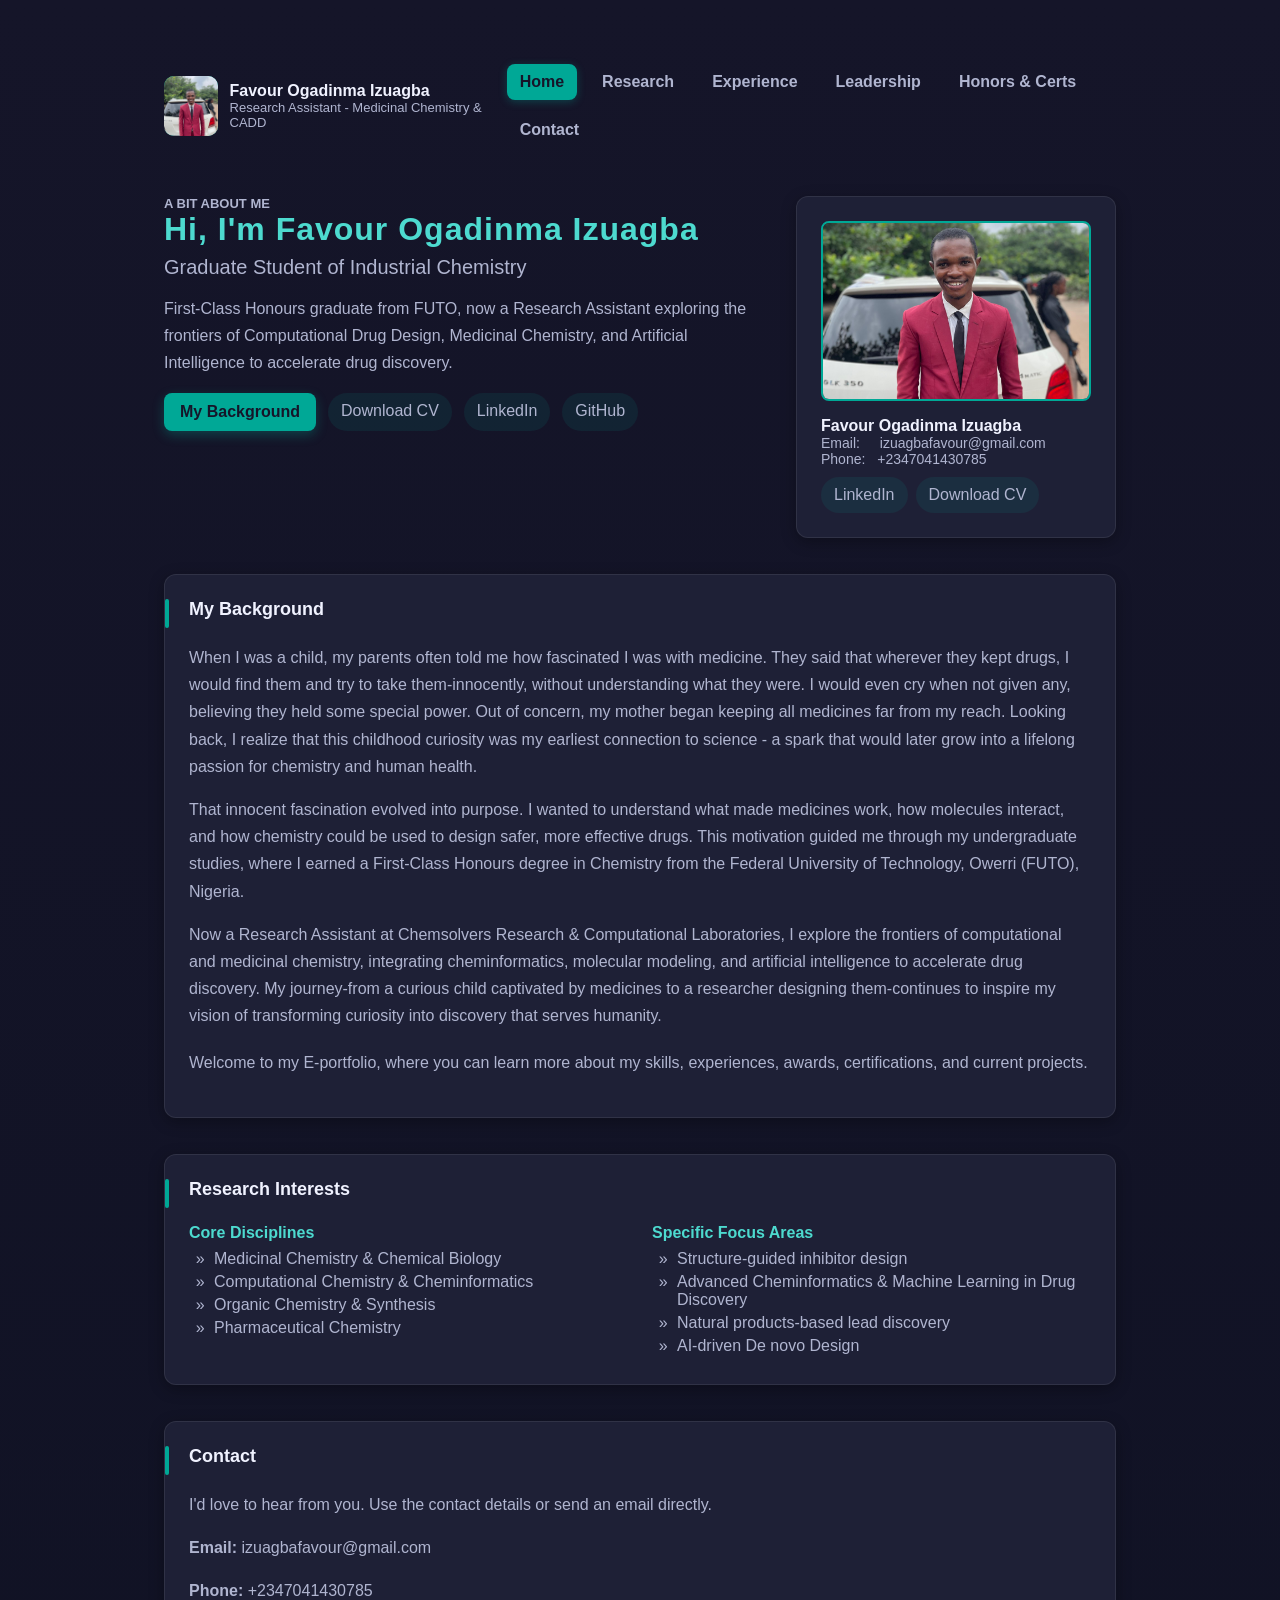
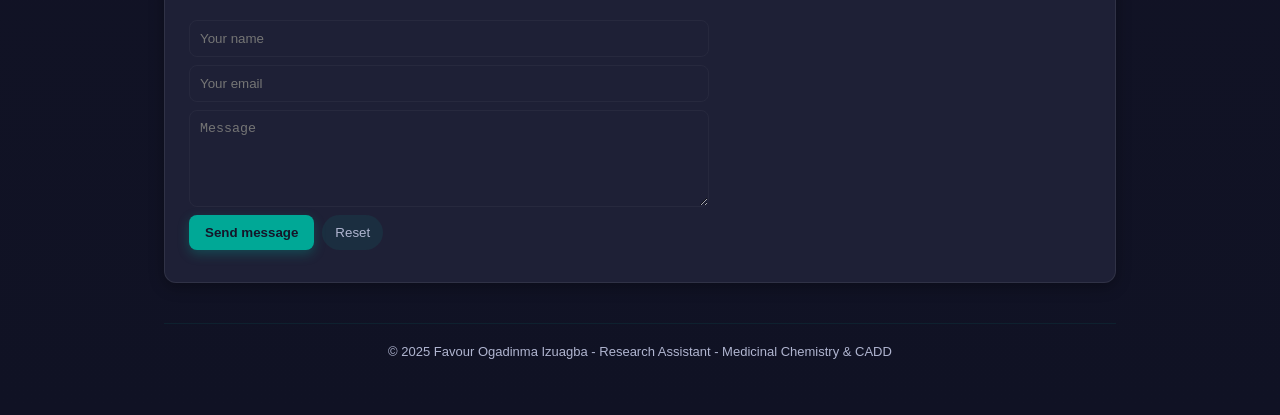
<file: index.html>
<!doctype html>
<html lang="en">
<head>
    <meta charset="utf-8" />
    <meta name="viewport" content="width=device-width, initial-scale=1" />
    <title>Favour Ogadinma Izuagba - Portfolio</title>
    <meta name="description" content="Research Assistant in Medicinal Chemistry & Computational Drug Design - Favour Ogadinma Izuagba" />
    <link rel="stylesheet" href="assets/styles/style.css" />
</head>
<body>
  <div class="container">
    <header>
      <div class="brand">
        <div class="logo"><img src="assets/images/favour.jpg" alt="Favour Ogadinma Izuagba Professional Photo"></div>
        <div>
          <div style="font-weight:800">Favour Ogadinma Izuagba</div>
          <div style="font-size:13px;color:var(--muted)">Research Assistant - Medicinal Chemistry & CADD</div>
        </div>
      </div>
      <nav id="mainNav" aria-label="Primary navigation">
        <a href="index.html" class="active">Home</a>
        <a href="research.html">Research</a>
        <a href="experience.html">Experience</a>
        <a href="leadership.html">Leadership</a>
        <a href="achievements.html">Honors & Certs</a>
        <a href="index.html#contact">Contact</a>
      </nav>
      <button class="mobile-toggle" id="menuBtn" aria-label="Toggle menu">☰</button>
    </header>

    <main>
      <section class="hero">
        <div class="hero-left">
          <div style="font-size:13px;color:var(--muted);font-weight:700">A BIT ABOUT ME</div>
          <h1>Hi, I'm Favour Ogadinma Izuagba</h1>
          <h2>Graduate Student of Industrial Chemistry</h2>
          <p class="muted">First-Class Honours graduate from FUTO, now a Research Assistant exploring the frontiers of Computational Drug Design, Medicinal Chemistry, and Artificial Intelligence to accelerate drug discovery.</p>

          <div style="margin-top:16px;display:flex;gap:12px;flex-wrap:wrap">
            <a class="btn" href="#about">My Background</a>
            <a class="pill" href="Favour_Ogadinma_Izuagba_ Academic_[CV].pdf" target="_blank">Download CV</a>
            <a class="pill" href="https://www.linkedin.com/in/izuagba-favour-ogadinma-66548a2a7/?originalSubdomain=ng" target="_blank">LinkedIn</a>
            <a class="pill" href="https://github.com/Izuagba?tab=repositories" target="_blank">GitHub</a>
          </div>
        </div>

        <aside>
          <div class="contact-card card">
            <img src="assets/images/favour.jpg" alt="Favour Ogadinma Izuagba Professional Photo" />
            <div style="font-weight:700">Favour Ogadinma Izuagba</div>
            <div class="contact-row"><span class="muted">Email:</span>&nbsp;<a href="mailto:izuagbafavour@gmail.com">izuagbafavour@gmail.com</a></div>
            <div class="contact-row"><span class="muted">Phone:</span>&nbsp;+2347041430785</div>
            <div style="margin-top:10px;display:flex;gap:8px">
              <a aria-label="LinkedIn" href="https://www.linkedin.com/in/izuagba-favour-ogadinma-66548a2a7/?originalSubdomain=ng" class="pill" target="_blank">LinkedIn</a>
              <a aria-label="Download CV" href="Favour_Ogadinma_Izuagba_ Academic_[CV].pdf" class="pill" target="_blank">Download CV</a>
            </div>
          </div>
        </aside>
      </section>

      <section id="about" class="card">
        <h3>My Background</h3>
        <p>When I was a child, my parents often told me how fascinated I was with medicine. They said that wherever they kept drugs, I would find them and try to take them-innocently, without understanding what they were. I would even cry when not given any, believing they held some special power. Out of concern, my mother began keeping all medicines far from my reach. Looking back, I realize that this childhood curiosity was my earliest connection to science - a spark that would later grow into a lifelong passion for chemistry and human health.</p>
        <p>That innocent fascination evolved into purpose. I wanted to understand what made medicines work, how molecules interact, and how chemistry could be used to design safer, more effective drugs. This motivation guided me through my undergraduate studies, where I earned a First-Class Honours degree in Chemistry from the Federal University of Technology, Owerri (FUTO), Nigeria.</p>
        <p>Now a Research Assistant at Chemsolvers Research & Computational Laboratories, I explore the frontiers of computational and medicinal chemistry, integrating cheminformatics, molecular modeling, and artificial intelligence to accelerate drug discovery. My journey-from a curious child captivated by medicines to a researcher designing them-continues to inspire my vision of transforming curiosity into discovery that serves humanity.</p>
        <p class="muted" style="margin-top:20px;">Welcome to my E-portfolio, where you can learn more about my skills, experiences, awards, certifications, and current projects.</p>
      </section>

      <section id="interests" class="card">
        <h3>Research Interests</h3>
        <div class="grid-2">
            <div>
                <h4>Core Disciplines</h4>
                <ul>
                    <li>Medicinal Chemistry & Chemical Biology</li>
                    <li>Computational Chemistry & Cheminformatics</li>
                    <li>Organic Chemistry & Synthesis</li>
                    <li>Pharmaceutical Chemistry</li>
                </ul>
            </div>
            <div>
                <h4>Specific Focus Areas</h4>
                <ul>
                    <li>Structure-guided inhibitor design</li>
                    <li>Advanced Cheminformatics & Machine Learning in Drug Discovery</li>
                    <li>Natural products-based lead discovery</li>
                    <li>AI-driven De novo Design</li>
                </ul>
            </div>
        </div>
      </section>
      
      <section id="contact" class="card">
        <h3>Contact</h3>
        <p class="muted">I'd love to hear from you. Use the contact details or send an email directly.</p>
        <p><strong>Email:</strong> <a href="mailto:izuagbafavour@gmail.com">izuagbafavour@gmail.com</a></p>
        <p><strong>Phone:</strong> +2347041430785</p>

        <form id="contactForm" 
              action="https://formsubmit.co/izuagbafavour@gmail.com" 
              method="POST" 
              style="margin-top:12px;display:flex;flex-direction:column;gap:8px;max-width:520px">
          
          <input type="hidden" name="_subject" value="New Portfolio Contact from Favour Izuagba's Website!">
          
          <input name="name" placeholder="Your name" required style="padding:10px;border-radius:8px;border:1px solid rgba(255,255,255,0.04);background:transparent;color:inherit" />
          <input name="email" type="email" placeholder="Your email" required style="padding:10px;border-radius:8px;border:1px solid rgba(255,255,255,0.04);background:transparent;color:inherit" />
          <textarea name="message" placeholder="Message" rows="5" required style="padding:10px;border-radius:8px;border:1px solid rgba(255,255,255,0.04);background:transparent;color:inherit"></textarea>
          <div style="display:flex;gap:8px">
            <button type="submit" class="btn">Send message</button>
            <button type="button" id="resetBtn" class="pill">Reset</button>
          </div>
          <div id="formMsg" class="muted" role="status" aria-live="polite"></div>
        </form>
      </section>

    </main>
    
    <button id="scrollToTopBtn" aria-label="Scroll to top of page" title="Go to top">
    ↑
    </button>
    
    <footer>
      © 2025 Favour Ogadinma Izuagba - Research Assistant - Medicinal Chemistry & CADD
    </footer>
  </div>
  
  <script src="assets/js/script.js"></script>
</body>
</html>
</file>
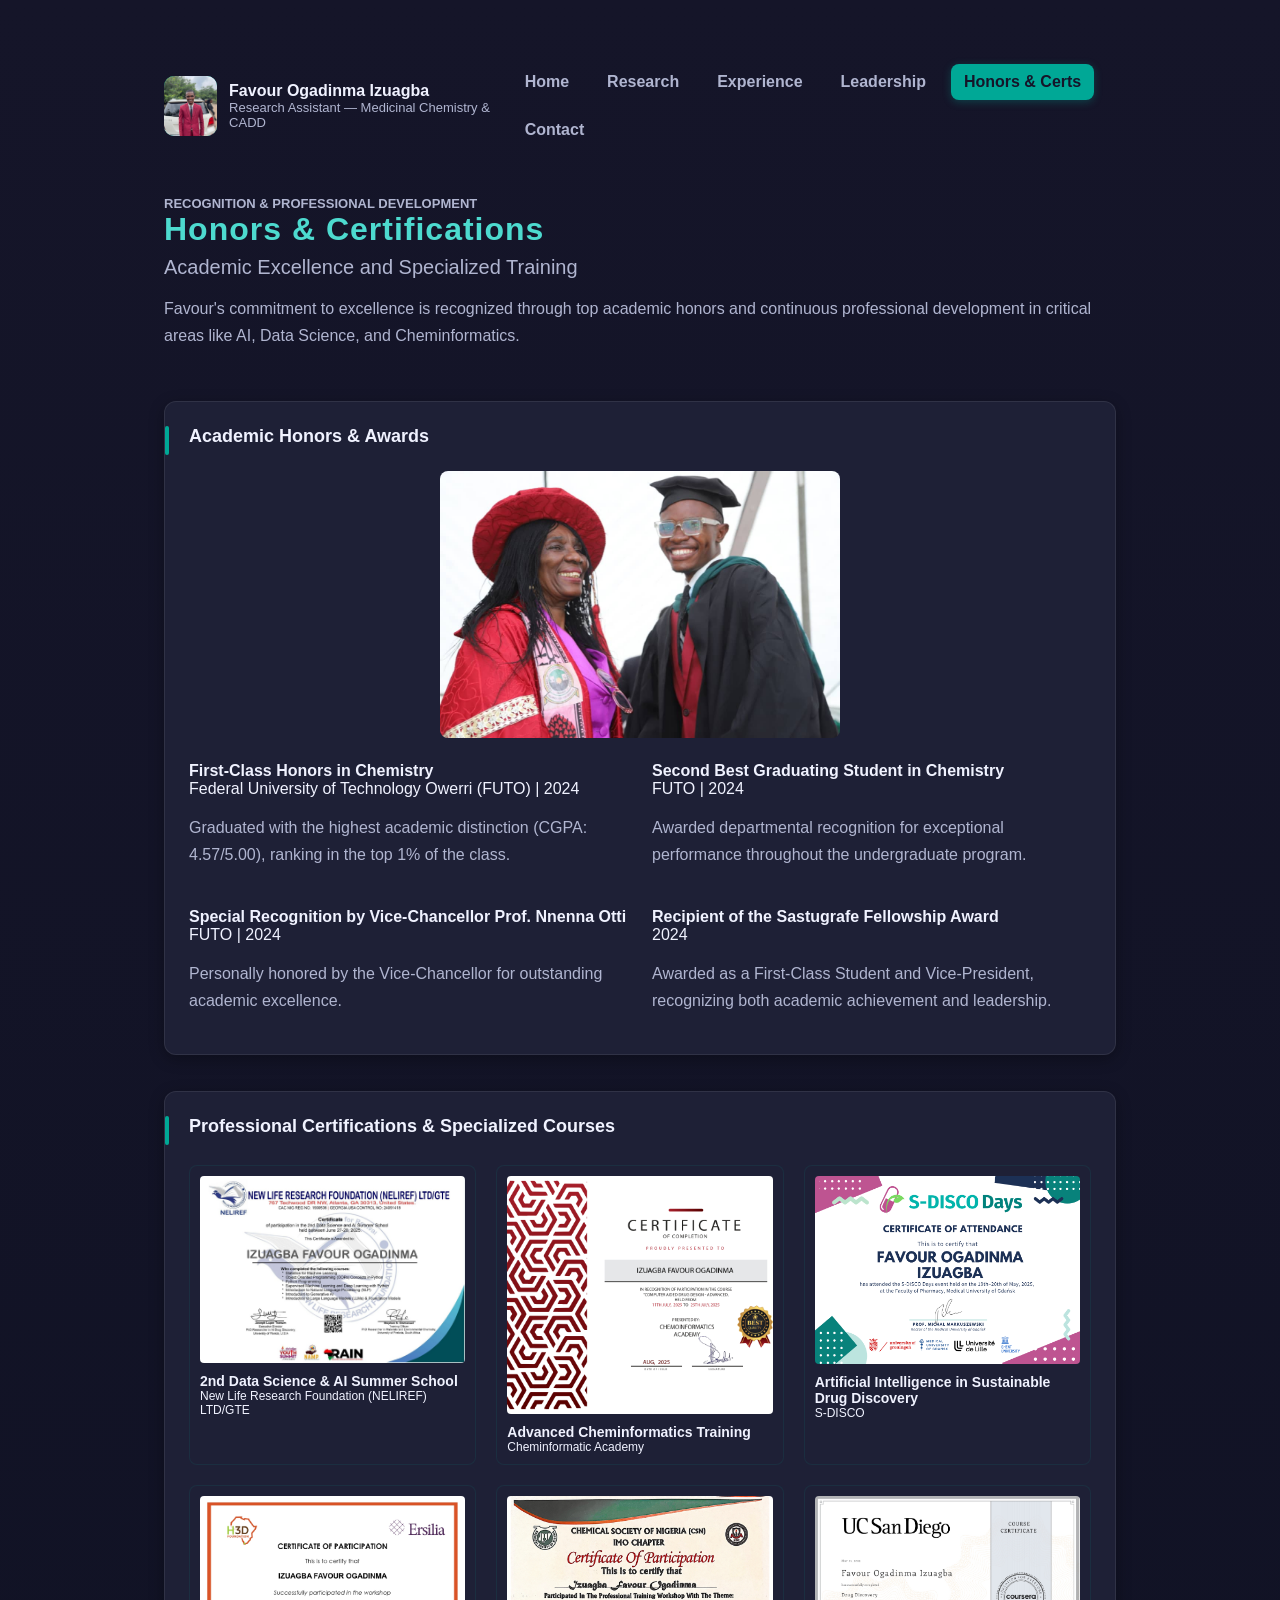
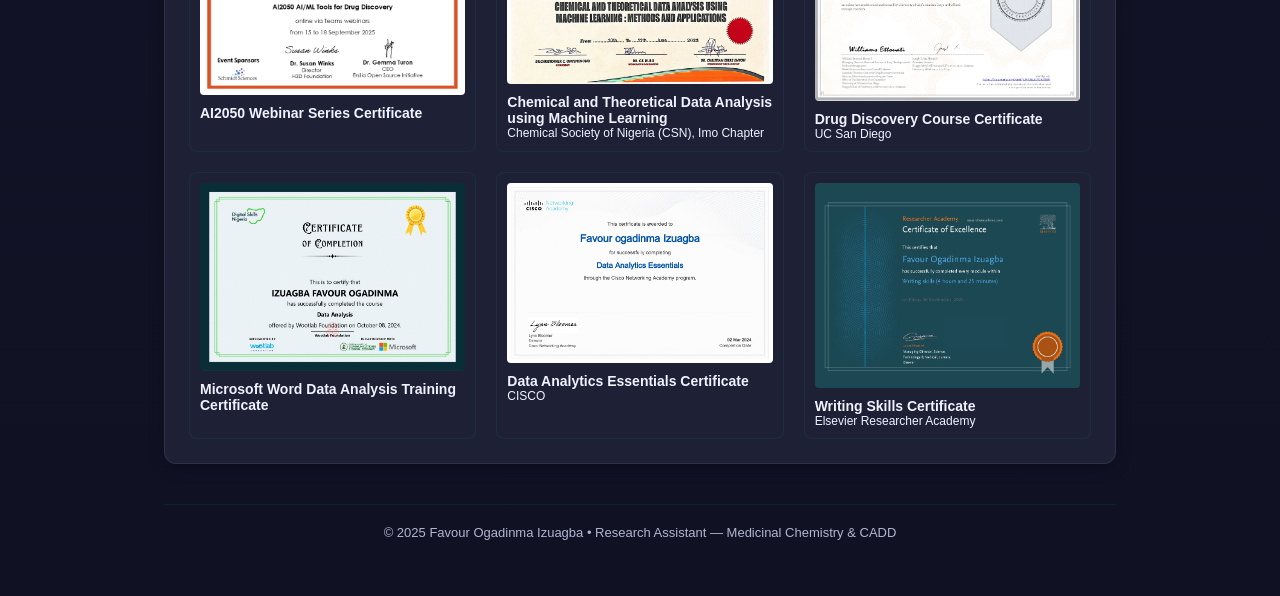
<file: achievements.html>
<!doctype html>
<html lang="en">
<head>
    <meta charset="utf-8" />
    <meta name="viewport" content="width=device-width, initial-scale=1" />
    <title>Favour Izuagba — Honors & Certifications</title>
    <meta name="description" content="Favour Izuagba's academic honors, awards, and professional certifications." />
    <link rel="stylesheet" href="assets/styles/style.css" />
</head>
<body>
  <div class="container">
    <header>
      <div class="brand">
        <div class="logo"><img src="assets/images/favour.jpg" alt="Favour Ogadinma Izuagba Professional Photo"></div>
        <div>
          <div style="font-weight:800">Favour Ogadinma Izuagba</div>
          <div style="font-size:13px;color:var(--muted)">Research Assistant — Medicinal Chemistry & CADD</div>
        </div>
      </div>
      <nav id="mainNav" aria-label="Primary navigation">
        <a href="index.html">Home</a>
        <a href="research.html">Research</a>
        <a href="experience.html">Experience</a>
        <a href="leadership.html">Leadership</a>
        <a href="achievements.html" class="active">Honors & Certs</a>
        <a href="index.html#contact">Contact</a>
      </nav>
      <button class="mobile-toggle" id="menuBtn" aria-label="Toggle menu">☰</button>
    </header>

    <main>
      <section class="hero">
        <div class="hero-left">
          <div style="font-size:13px;color:var(--muted);font-weight:700">RECOGNITION & PROFESSIONAL DEVELOPMENT</div>
          <h1>Honors & Certifications</h1>
          <h2>Academic Excellence and Specialized Training</h2>
          <p class="muted">Favour's commitment to excellence is recognized through top academic honors and continuous professional development in critical areas like AI, Data Science, and Cheminformatics.</p>
        </div>
      </section>

      <section id="awards" class="card">
        <h3>Academic Honors & Awards</h3>
        
        <div style="margin-top: 10px; margin-bottom: 20px; text-align: center;">
            <img src="assets/images/vc_recognition.jpg.jpg" alt="Favour Izuagba with the Vice-Chancellor" style="width: 100%; max-width: 400px; height: auto; border-radius: 8px;" />
            <!-- <p class="muted" style="margin-top: 8px; font-size: 14px;">(Placeholder: Replace 'vc_recognition.jpg' with photo of Favour receiving recognition from the VC.)</p> -->
        </div>

        <div class="grid-2">
            <div>
                <strong>First-Class Honors in Chemistry</strong>
                <div class="muted">Federal University of Technology Owerri (FUTO) | 2024</div>
                <p>Graduated with the highest academic distinction (CGPA: 4.57/5.00), ranking in the top 1% of the class.</p>
            </div>
            <div>
                <strong>Second Best Graduating Student in Chemistry</strong>
                <div class="muted">FUTO | 2024</div>
                <p>Awarded departmental recognition for exceptional performance throughout the undergraduate program.</p>
            </div>
            <div>
                <strong>Special Recognition by Vice-Chancellor Prof. Nnenna Otti</strong>
                <div class="muted">FUTO | 2024</div>
                <p>Personally honored by the Vice-Chancellor for outstanding academic excellence.</p>
            </div>
            <div>
                <strong>Recipient of the Sastugrafe Fellowship Award</strong>
                <div class="muted">2024</div>
                <p>Awarded as a First-Class Student and Vice-President, recognizing both academic achievement and leadership.</p>
            </div>
        </div>
      </section>
      
      <section id="certifications" class="card">
        <h3>Professional Certifications & Specialized Courses</h3>
        
        <div style="display: grid; grid-template-columns: repeat(auto-fit, minmax(280px, 1fr)); gap: 20px; margin-top: 20px;">
            
            <div style="border: 1px solid var(--glass); border-radius: 8px; overflow: hidden; padding: 10px; background: var(--card);">
                <img src="assets/images/Certificates/2nd Data Science & AI Summer School-NERLIREF_page-0001.jpg" alt="2nd Data Science & AI Summer School Certificate" style="width: 100%; height: auto; border-radius: 4px;" />
                <strong style="display: block; margin-top: 10px; font-size: 14px;">2nd Data Science & AI Summer School</strong>
                <div class="muted" style="font-size: 12px;">New Life Research Foundation (NELIREF) LTD/GTE</div>
            </div>

            <div style="border: 1px solid var(--glass); border-radius: 8px; overflow: hidden; padding: 10px; background: var(--card);">
                <img src="assets/images/Certificates/ADVANVED CHEMINFORMATICS- CHEMINFORMATICS ACADEMY_page-0001.jpg" alt="Advanced Cheminformatics Training Certificate" style="width: 100%; height: auto; border-radius: 4px;" />
                <strong style="display: block; margin-top: 10px; font-size: 14px;">Advanced Cheminformatics Training</strong>
                <div class="muted" style="font-size: 12px;">Cheminformatic Academy</div>
            </div>
            
            <div style="border: 1px solid var(--glass); border-radius: 8px; overflow: hidden; padding: 10px; background: var(--card);">
                <img src="assets/images/Certificates/Artificial intelligence in Sustainable Drug Discovery_S-DISCO.png" alt="AI in Sustainable Drug Discovery Certificate" style="width: 100%; height: auto; border-radius: 4px;" />
                <strong style="display: block; margin-top: 10px; font-size: 14px;">Artificial Intelligence in Sustainable Drug Discovery</strong>
                <div class="muted" style="font-size: 12px;">S-DISCO</div>
            </div>

            <div style="border: 1px solid var(--glass); border-radius: 8px; overflow: hidden; padding: 10px; background: var(--card);">
                <img src="assets/images/Certificates/Certificate AI2050 Webinar Series_IZUAGBA FAVOUR OGADINMA _page-0001.jpg" alt="AI2050 Webinar Series Certificate" style="width: 100%; height: auto; border-radius: 4px;" />
                <strong style="display: block; margin-top: 10px; font-size: 14px;">AI2050 Webinar Series Certificate</strong>
                <div class="muted" style="font-size: 12px;"></div>
            </div>

            <div style="border: 1px solid var(--glass); border-radius: 8px; overflow: hidden; padding: 10px; background: var(--card);">
                <img src="assets/images/Certificates/Chemical and Theoretical Data Analysis using Machine Learning-Methods_Applications_page-0001.jpg" alt="Chemical and Theoretical Data Analysis Certificate" style="width: 100%; height: auto; border-radius: 4px;" />
                <strong style="display: block; margin-top: 10px; font-size: 14px;">Chemical and Theoretical Data Analysis using Machine Learning</strong>
                <div class="muted" style="font-size: 12px;">Chemical Society of Nigeria (CSN), Imo Chapter</div>
            </div>

            <div style="border: 1px solid var(--glass); border-radius: 8px; overflow: hidden; padding: 10px; background: var(--card);">
                <img src="assets/images/Certificates/Coursera- DRUG DISCOVERY_page-0001.jpg" alt="Drug Discovery Course Certificate" style="width: 100%; height: auto; border-radius: 4px;" />
                <strong style="display: block; margin-top: 10px; font-size: 14px;">Drug Discovery Course Certificate</strong>
                <div class="muted" style="font-size: 12px;">UC San Diego</div>
            </div>

            <div style="border: 1px solid var(--glass); border-radius: 8px; overflow: hidden; padding: 10px; background: var(--card);">
                <img src="assets/images/Certificates/DATA_ANALYSIS_MICROSOFT_WORD_page-0001.jpg" alt="Microsoft Word Data Analysis Training Certificate" style="width: 100%; height: auto; border-radius: 4px;" />
                <strong style="display: block; margin-top: 10px; font-size: 14px;">Microsoft Word Data Analysis Training Certificate</strong>
                <div class="muted" style="font-size: 12px;"></div>
            </div>

            <div style="border: 1px solid var(--glass); border-radius: 8px; overflow: hidden; padding: 10px; background: var(--card);">
                <img src="assets/images/Certificates/Data_Analytics_Essentials_certificate_page-0001.jpg" alt="Data Analytics Essentials Certificate" style="width: 100%; height: auto; border-radius: 4px;" />
                <strong style="display: block; margin-top: 10px; font-size: 14px;">Data Analytics Essentials Certificate</strong>
                <div class="muted" style="font-size: 12px;">CISCO</div>
            </div>
            
            <div style="border: 1px solid var(--glass); border-radius: 8px; overflow: hidden; padding: 10px; background: var(--card);">
                <img src="assets/images/Certificates/Elsevier_writing_skills_certificate_page-0001.jpg" alt="Elsevier Writing Skills Certificate" style="width: 100%; height: auto; border-radius: 4px;" />
                <strong style="display: block; margin-top: 10px; font-size: 14px;">Writing Skills Certificate</strong>
                <div class="muted" style="font-size: 12px;">Elsevier Researcher Academy</div>
            </div>
        </div>
      </section>

    </main>

    <button id="scrollToTopBtn" aria-label="Scroll to top of page" title="Go to top">
    ↑
    </button>

    <footer>
      © 2025 Favour Ogadinma Izuagba • Research Assistant — Medicinal Chemistry & CADD
    </footer>
  </div>

  <script src="assets/js/script.js"></script>
</body>
</html>
</file>
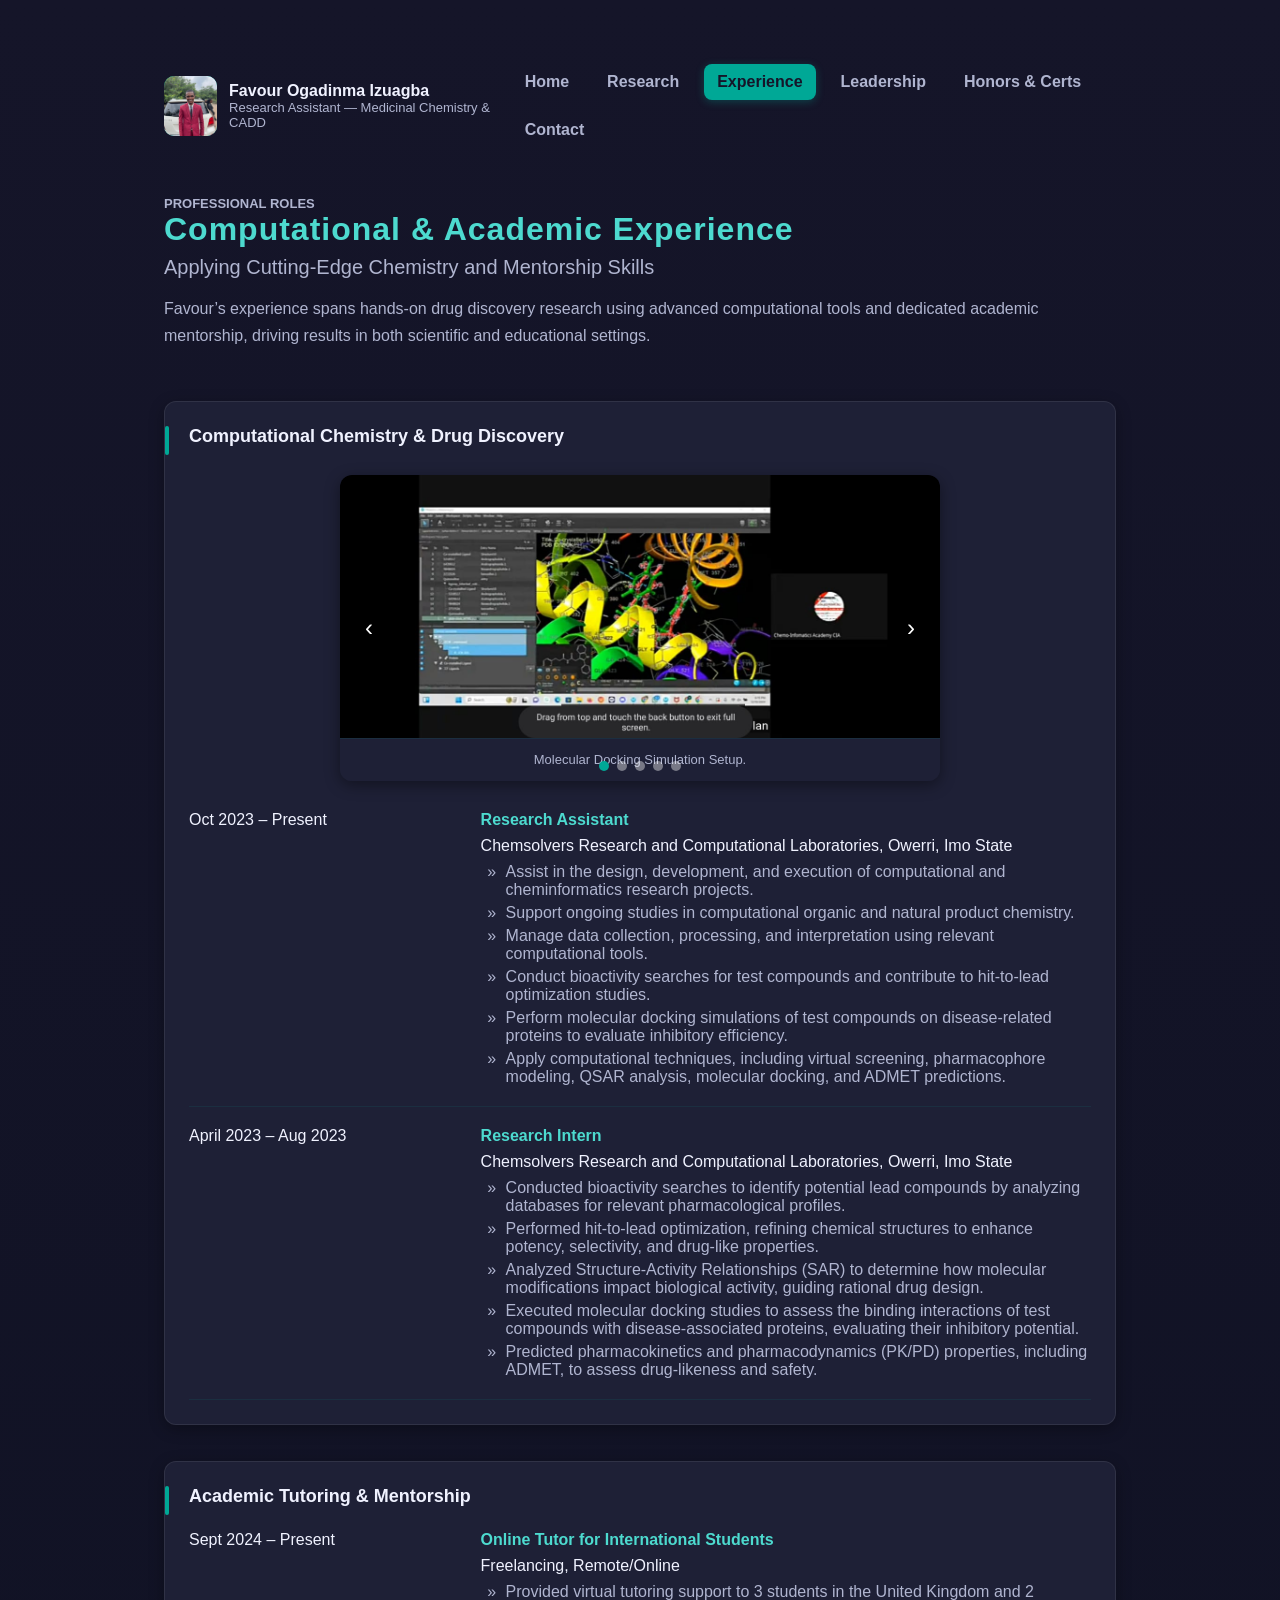
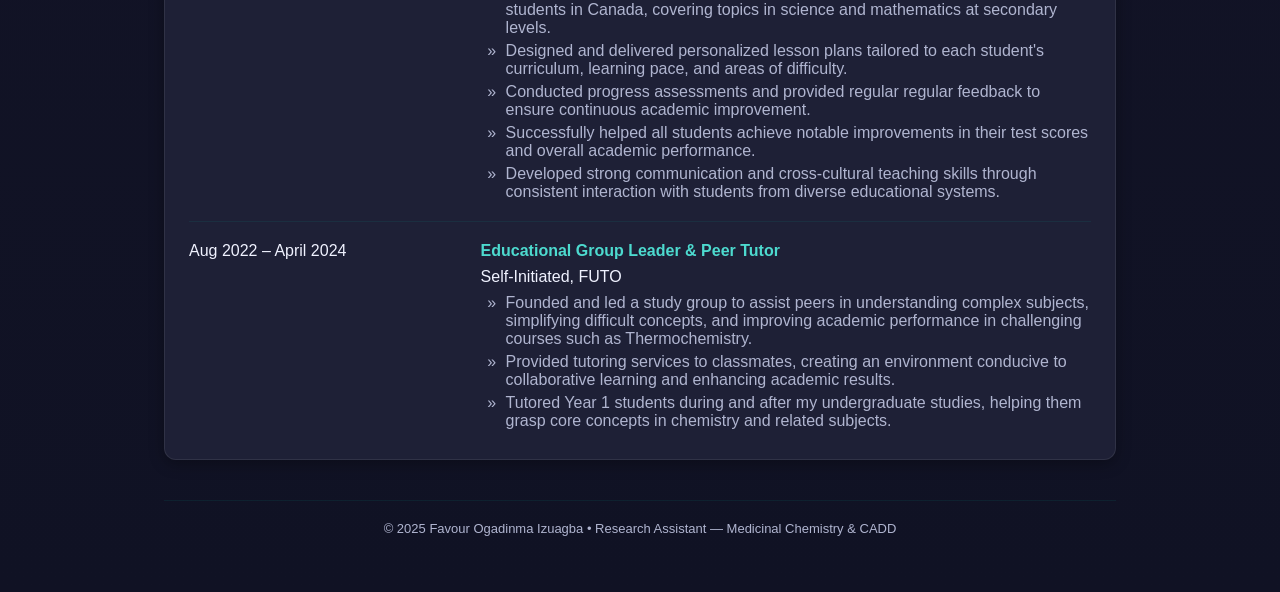
<file: experience.html>
<!doctype html>
<html lang="en">
<head>
    <meta charset="utf-8" />
    <meta name="viewport" content="width=device-width, initial-scale=1" />
    <title>Favour Izuagba — Work Experience</title>
    <meta name="description" content="Favour Izuagba's professional experience in computational chemistry and academic tutoring." />
    <link rel="stylesheet" href="assets/styles/style.css" />
</head>
<body>
  <div class="container">
    <header>
      <div class="brand">
        <div class="logo"><img src="assets/images/favour.jpg" alt="Favour Ogadinma Izuagba Professional Photo"></div>
        <div>
          <div style="font-weight:800">Favour Ogadinma Izuagba</div>
          <div style="font-size:13px;color:var(--muted)">Research Assistant — Medicinal Chemistry & CADD</div>
        </div>
      </div>
      <nav id="mainNav" aria-label="Primary navigation">
        <a href="index.html">Home</a>
        <a href="research.html">Research</a>
        <a href="experience.html" class="active">Experience</a>
        <a href="leadership.html">Leadership</a>
        <a href="achievements.html">Honors & Certs</a>
        <a href="index.html#contact">Contact</a>
      </nav>
      <button class="mobile-toggle" id="menuBtn" aria-label="Toggle menu">☰</button>
    </header>

    <main>
      <section class="hero">
        <div class="hero-left">
          <div style="font-size:13px;color:var(--muted);font-weight:700">PROFESSIONAL ROLES</div>
          <h1>Computational & Academic Experience</h1>
          <h2>Applying Cutting-Edge Chemistry and Mentorship Skills</h2>
          <p class="muted">Favour’s experience spans hands-on drug discovery research using advanced computational tools and dedicated academic mentorship, driving results in both scientific and educational settings.</p>
        </div>
      </section>

        <section id="research-experience" class="card">
            <h3>Computational Chemistry & Drug Discovery</h3>
        
            <div class="carousel-container">
                <div class="carousel-track" id="comp-carousel">
        
                    <div class="carousel-slide">
                        <img src="assets/images/work-experience/1.jpeg" alt="Favour working on molecular docking simulations" />
                        <p class="carousel-caption muted">Molecular Docking Simulation Setup.</p>
                    </div>
        
                    <div class="carousel-slide">
                        <img src="assets/images/work-experience/2.jpeg" alt="Favour analyzing QSAR data" />
                        <p class="carousel-caption muted">Analyzing QSAR Model Results.</p>
                    </div>
        
                    <div class="carousel-slide">
                        <img src="assets/images/work-experience/3.jpeg" alt="Favour reviewing ADMET profiles" />
                        <p class="carousel-caption muted">Reviewing Pharmacokinetic (ADMET) Profiles.</p>
                    </div>

                    <div class="carousel-slide">
                        <img src="assets/images/work-experience/4.jpeg" alt="Favour reviewing computational models" />
                        <p class="carousel-caption muted">Reviewing Computational Research Models.</p>
                    </div>

                    <div class="carousel-slide">
                        <img src="assets/images/work-experience/5.jpeg" alt="Favour presenting computational work" />
                        <p class="carousel-caption muted">Presenting Computational Research Findings.</p>
                    </div>
        
                </div>

                <button class="carousel-control prev" aria-label="Previous Slide">‹</button>
                <button class="carousel-control next" aria-label="Next Slide">›</button>
    
                <div class="carousel-dots"></div>
            </div>
        
            <div class="main-content-grid" style="margin-top:12px; border-bottom: 1px solid var(--glass); padding-bottom: 15px;">
                <div class="muted">Oct 2023 – Present</div>
                <div>
                    <h4>Research Assistant</h4>
                    <div class="muted" style="margin-bottom: 8px;">Chemsolvers Research and Computational Laboratories, Owerri, Imo State</div>
                    <ul>
                      <li>Assist in the design, development, and execution of computational and cheminformatics research projects.</li>
                      <li>Support ongoing studies in computational organic and natural product chemistry.</li>
                      <li>Manage data collection, processing, and interpretation using relevant computational tools.</li>
                      <li>Conduct bioactivity searches for test compounds and contribute to hit-to-lead optimization studies.</li>
                      <li>Perform molecular docking simulations of test compounds on disease-related proteins to evaluate inhibitory efficiency.</li>
                      <li>Apply computational techniques, including virtual screening, pharmacophore modeling, QSAR analysis, molecular docking, and ADMET predictions.</li>
                    </ul>
                </div>
            </div>

            <div class="main-content-grid" style="margin-top:20px; border-bottom: 1px solid var(--glass); padding-bottom: 15px;">
                <div class="muted">April 2023 – Aug 2023</div>
                <div>
                    <h4>Research Intern</h4>
                    <div class="muted" style="margin-bottom: 8px;">Chemsolvers Research and Computational Laboratories, Owerri, Imo State</div>
                    <ul>
                      <li>Conducted bioactivity searches to identify potential lead compounds by analyzing databases for relevant pharmacological profiles.</li>
                      <li>Performed hit-to-lead optimization, refining chemical structures to enhance potency, selectivity, and drug-like properties.</li>
                      <li>Analyzed Structure-Activity Relationships (SAR) to determine how molecular modifications impact biological activity, guiding rational drug design.</li>
                      <li>Executed molecular docking studies to assess the binding interactions of test compounds with disease-associated proteins, evaluating their inhibitory potential.</li>
                      <li>Predicted pharmacokinetics and pharmacodynamics (PK/PD) properties, including ADMET, to assess drug-likeness and safety.</li>
                    </ul>
                </div>
            </div>
        </section>

        <section id="teaching-experience" class="card">
            <h3>Academic Tutoring & Mentorship</h3>
        
            <div class="main-content-grid" style="margin-top:12px; border-bottom: 1px solid var(--glass); padding-bottom: 15px;">
                <div class="muted">Sept 2024 – Present</div>
                <div>
                    <h4>Online Tutor for International Students</h4>
                    <div class="muted" style="margin-bottom: 8px;">Freelancing, Remote/Online</div>
                    <ul>
                      <li>Provided virtual tutoring support to 3 students in the United Kingdom and 2 students in Canada, covering topics in science and mathematics at secondary levels.</li>
                      <li>Designed and delivered personalized lesson plans tailored to each student's curriculum, learning pace, and areas of difficulty.</li>
                      <li>Conducted progress assessments and provided regular regular feedback to ensure continuous academic improvement.</li>
                      <li>Successfully helped all students achieve notable improvements in their test scores and overall academic performance.</li>
                      <li>Developed strong communication and cross-cultural teaching skills through consistent interaction with students from diverse educational systems.</li>
                    </ul>
                </div>
            </div>
        
            <div class="main-content-grid" style="margin-top:20px;">
                <div class="muted">Aug 2022 – April 2024</div>
                <div>
                    <h4>Educational Group Leader & Peer Tutor</h4>
                    <div class="muted" style="margin-bottom: 8px;">Self-Initiated, FUTO</div>
                    <ul>
                      <li>Founded and led a study group to assist peers in understanding complex subjects, simplifying difficult concepts, and improving academic performance in challenging courses such as Thermochemistry.</li>
                      <li>Provided tutoring services to classmates, creating an environment conducive to collaborative learning and enhancing academic results.</li>
                      <li>Tutored Year 1 students during and after my undergraduate studies, helping them grasp core concepts in chemistry and related subjects.</li>
                    </ul>
                </div>
            </div>
        </section>
      
    </main>

    <button id="scrollToTopBtn" aria-label="Scroll to top of page" title="Go to top">
    ↑
    </button>

    <footer>
      © 2025 Favour Ogadinma Izuagba • Research Assistant — Medicinal Chemistry & CADD
    </footer>
  </div>
  
  <script src="assets/js/script.js"></script>
  <script>

    // --- Carousel Functionality ---

    const initCarousel = (containerId) => {
      const container = document.querySelector(containerId);
      if (!container) return; 

      const track = container.querySelector('.carousel-track');
      const slides = Array.from(track.children);
      const nextButton = container.querySelector('.next');
      const prevButton = container.querySelector('.prev');
      const dotsContainer = container.querySelector('.carousel-dots');
      
      let currentSlideIndex = 0;
      let intervalId; // Variable to hold the timer ID

      // Adjusted delay based on your likely intent, default to 4 seconds
      const AUTO_SCROLL_DELAY = 4000; 

      // Create dots
      slides.forEach((slide, index) => {
          const dot = document.createElement('span');
          dot.classList.add('dot');
          if (index === 0) dot.classList.add('active');
          dot.addEventListener('click', () => {
              moveToSlide(index);
              resetAutoScroll();
          });
          dotsContainer.appendChild(dot);
      });

      const dots = Array.from(dotsContainer.children);

      const updateTrack = () => {
          // This must be inside updateTrack because slide width changes on resize
          const slideWidth = slides[0].getBoundingClientRect().width; 
          track.style.transform = `translateX(-${slideWidth * currentSlideIndex}px)`;
      };
      
      // Ensure the track position is correct on initial load
      window.addEventListener('load', updateTrack);


      const updateDots = () => {
          dots.forEach(dot => dot.classList.remove('active'));
          dots[currentSlideIndex].classList.add('active');
      };

      const moveToSlide = (index) => {
          currentSlideIndex = index;
          updateTrack();
          updateDots();
      };

      const handleNext = () => {
          let nextIndex = (currentSlideIndex + 1) % slides.length;
          moveToSlide(nextIndex);
      };

      // Function to start the automatic scrolling
      const startAutoScroll = () => {
          intervalId = setInterval(handleNext, AUTO_SCROLL_DELAY);
      };

      // Function to clear the timer and restart it after manual interaction
      const resetAutoScroll = () => {
          clearInterval(intervalId);
          startAutoScroll();
      };

      const handlePrev = () => {
          let prevIndex = (currentSlideIndex - 1 + slides.length) % slides.length;
          moveToSlide(prevIndex);
          resetAutoScroll();
      };

      // Event listeners for controls (now include reset)
      nextButton.addEventListener('click', () => {
          handleNext();
          resetAutoScroll();
      });
      prevButton.addEventListener('click', handlePrev);

      // Recalculate track position on window resize
      window.addEventListener('resize', updateTrack);

      // Start the carousel immediately
      startAutoScroll();
    };

    // Initialize scripts after DOM is fully loaded
    document.addEventListener('DOMContentLoaded', () => {
        // Initialize the new carousel by its ID
        initCarousel('.carousel-container');
    });
  </script>
</body>
</html>
</file>
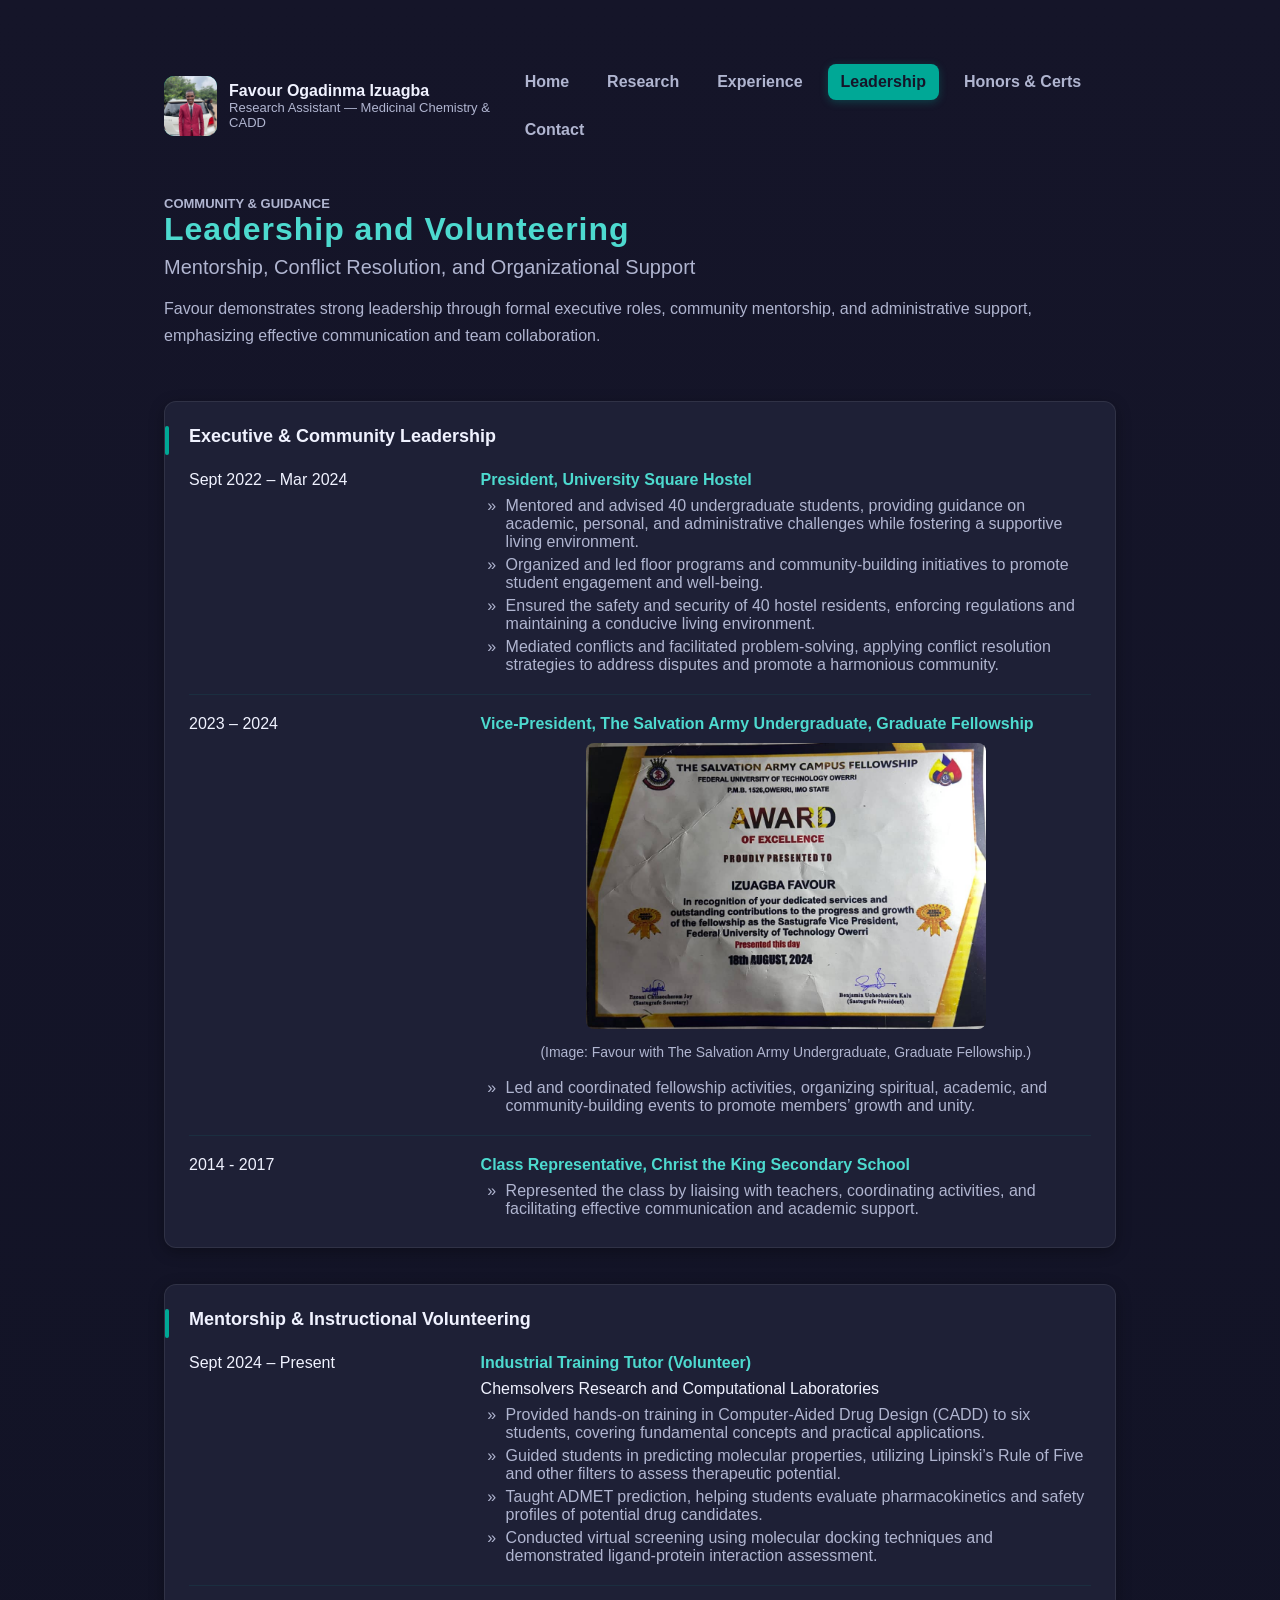
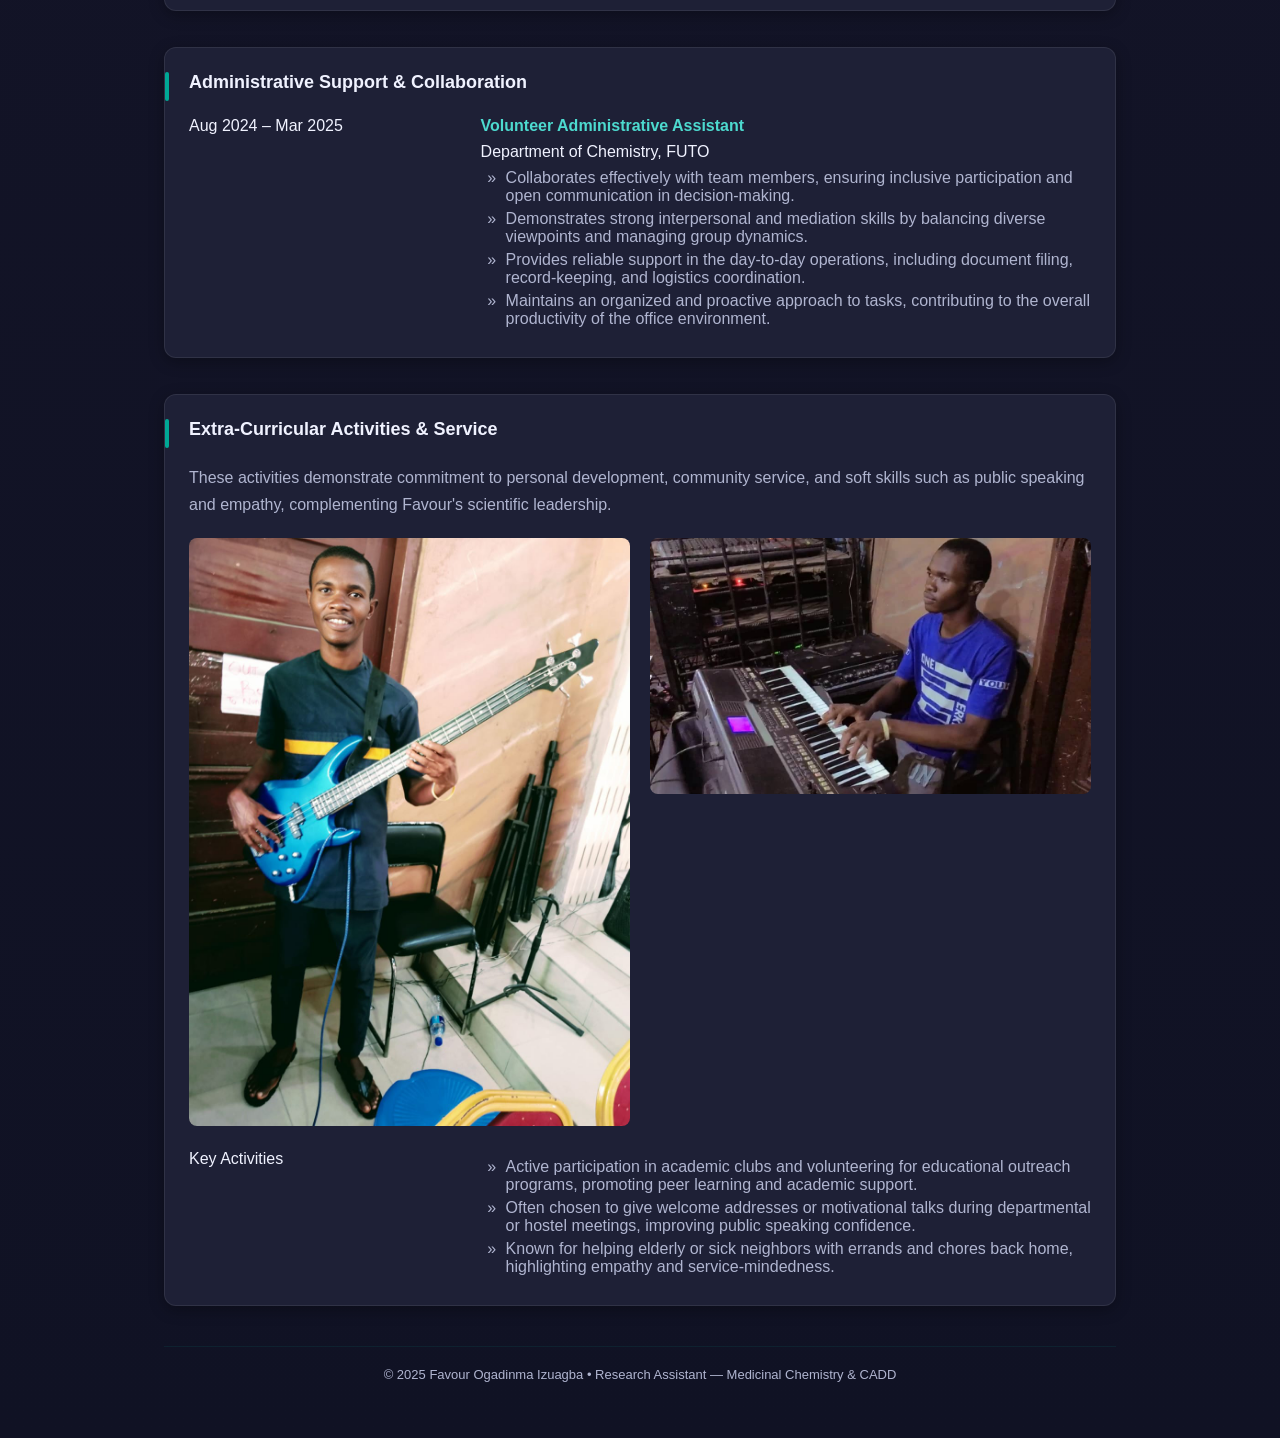
<file: leadership.html>
<!doctype html>
<html lang="en">
<head>
    <meta charset="utf-8" />
    <meta name="viewport" content="width=device-width, initial-scale=1" />
    <title>Favour Izuagba — Leadership & Service</title>
    <meta name="description" content="Favour Izuagba's leadership roles, organizational skills, and commitment to service and mentorship." />
    <link rel="stylesheet" href="assets/styles/style.css" />
</head>
<body>
  <div class="container">
    <header>
      <div class="brand">
        <div class="logo"><img src="assets/images/favour.jpg" alt="Favour Ogadinma Izuagba Professional Photo"></div>
        <div>
          <div style="font-weight:800">Favour Ogadinma Izuagba</div>
          <div style="font-size:13px;color:var(--muted)">Research Assistant — Medicinal Chemistry & CADD</div>
        </div>
      </div>
      <nav id="mainNav" aria-label="Primary navigation">
        <a href="index.html">Home</a>
        <a href="research.html">Research</a>
        <a href="experience.html">Experience</a>
        <a href="leadership.html" class="active">Leadership</a>
        <a href="achievements.html">Honors & Certs</a>
        <a href="index.html#contact">Contact</a>
      </nav>
      <button class="mobile-toggle" id="menuBtn" aria-label="Toggle menu">☰</button>
    </header>

    <main>
      <section class="hero">
        <div class="hero-left">
          <div style="font-size:13px;color:var(--muted);font-weight:700">COMMUNITY & GUIDANCE</div>
          <h1>Leadership and Volunteering</h1>
          <h2>Mentorship, Conflict Resolution, and Organizational Support</h2>
          <p class="muted">Favour demonstrates strong leadership through formal executive roles, community mentorship, and administrative support, emphasizing effective communication and team collaboration.</p>
        </div>
      </section>

      <section id="executive-leadership" class="card">
        <h3>Executive & Community Leadership</h3>

        <div class="main-content-grid" style="margin-top:12px; border-bottom: 1px solid var(--glass); padding-bottom: 15px;">
            <div class="muted">Sept 2022 – Mar 2024</div>
            <div>
                <h4>President, University Square Hostel</h4>
                <ul>
                  <li>Mentored and advised 40 undergraduate students, providing guidance on academic, personal, and administrative challenges while fostering a supportive living environment.</li>
                  <li>Organized and led floor programs and community-building initiatives to promote student engagement and well-being.</li>
                  <li>Ensured the safety and security of 40 hostel residents, enforcing regulations and maintaining a conducive living environment.</li>
                  <li>Mediated conflicts and facilitated problem-solving, applying conflict resolution strategies to address disputes and promote a harmonious community.</li>
                </ul>
            </div>
        </div>

        <div class="main-content-grid" style="margin-top:20px; border-bottom: 1px solid var(--glass); padding-bottom: 15px;">
            <div class="muted">2023 – 2024</div>
            <div>
                <h4>Vice-President, The Salvation Army Undergraduate, Graduate Fellowship</h4>
                <div style="margin-top: 10px; margin-bottom: 10px; text-align: center;">
                  <img src="assets/images/Certificates/salvation army.jpeg" alt="Favour with The Salvation Army Fellowship group" style="width: 100%; max-width: 400px; height: auto; border-radius: 8px;" />
                  <p class="muted" style="margin-top: 8px; font-size: 14px;">(Image: Favour with The Salvation Army Undergraduate, Graduate Fellowship.)</p>
                </div>
                <ul>
                  <li>Led and coordinated fellowship activities, organizing spiritual, academic, and community-building events to promote members’ growth and unity.</li>
                </ul>
            </div>
        </div>
        
        <div class="main-content-grid" style="margin-top:20px;">
            <div class="muted">2014 - 2017</div>
            <div>
                <h4>Class Representative, Christ the King Secondary School</h4>
                <ul>
                  <li>Represented the class by liaising with teachers, coordinating activities, and facilitating effective communication and academic support.</li>
                </ul>
            </div>
        </div>
      </section>

      <section id="mentorship-and-tutoring" class="card">
        <h3>Mentorship & Instructional Volunteering</h3>
        
        <div class="main-content-grid" style="margin-top:12px; border-bottom: 1px solid var(--glass); padding-bottom: 15px;">
            <div class="muted">Sept 2024 – Present</div>
            <div>
                <h4>Industrial Training Tutor (Volunteer)</h4>
                <div class="muted" style="margin-bottom: 8px;">Chemsolvers Research and Computational Laboratories</div>
                <ul>
                  <li>Provided hands-on training in Computer-Aided Drug Design (CADD) to six students, covering fundamental concepts and practical applications.</li>
                  <li>Guided students in predicting molecular properties, utilizing Lipinski’s Rule of Five and other filters to assess therapeutic potential.</li>
                  <li>Taught ADMET prediction, helping students evaluate pharmacokinetics and safety profiles of potential drug candidates.</li>
                  <li>Conducted virtual screening using molecular docking techniques and demonstrated ligand-protein interaction assessment.</li>
                </ul>
            </div>
        </div>
      </section>
      
      <section id="administrative-support" class="card">
        <h3>Administrative Support & Collaboration</h3>
        
        <div class="main-content-grid" style="margin-top:12px;">
            <div class="muted">Aug 2024 – Mar 2025</div>
            <div>
                <h4>Volunteer Administrative Assistant</h4>
                <div class="muted" style="margin-bottom: 8px;">Department of Chemistry, FUTO</div>
                <ul>
                  <li>Collaborates effectively with team members, ensuring inclusive participation and open communication in decision-making.</li>
                  <li>Demonstrates strong interpersonal and mediation skills by balancing diverse viewpoints and managing group dynamics.</li>
                  <li>Provides reliable support in the day-to-day operations, including document filing, record-keeping, and logistics coordination.</li>
                  <li>Maintains an organized and proactive approach to tasks, contributing to the overall productivity of the office environment.</li>
                </ul>
            </div>
        </div>
      </section>

      <section id="extracurricular" class="card">
        <h3>Extra-Curricular Activities & Service</h3>
        
        <p class="muted">These activities demonstrate commitment to personal development, community service, and soft skills such as public speaking and empathy, complementing Favour's scientific leadership.</p>
        
        <div class="grid-2" style="margin-top: 20px; gap: 20px;">
            <div>
                <img src="assets/images/extra-curricular/1.jpeg" alt="Favour in a hobby or service activity" style="width: 100%; height: auto; border-radius: 8px; object-fit: cover;" />
            </div>
            <div>
                <img src="assets/images/extra-curricular/2.jpeg" alt="Favour in another hobby or service activity" style="width: 100%; height: auto; border-radius: 8px; object-fit: cover;" />
            </div>
        </div>
        
        <div class="main-content-grid" style="margin-top: 20px;">
            <div class="muted">Key Activities</div>
            <div>
                <ul>
                    <li>Active participation in academic clubs and volunteering for educational outreach programs, promoting peer learning and academic support.</li>
                    <li>Often chosen to give welcome addresses or motivational talks during departmental or hostel meetings, improving public speaking confidence.</li>
                    <li>Known for helping elderly or sick neighbors with errands and chores back home, highlighting empathy and service-mindedness.</li>
                </ul>
            </div>
        </div>
      </section>

    </main>
    <button id="scrollToTopBtn" aria-label="Scroll to top of page" title="Go to top">
    ↑
    </button>
    
    <footer>
      © 2025 Favour Ogadinma Izuagba • Research Assistant — Medicinal Chemistry & CADD
    </footer>
  </div>

  <script src="assets/js/script.js"></script>
</body>
</html>
</file>
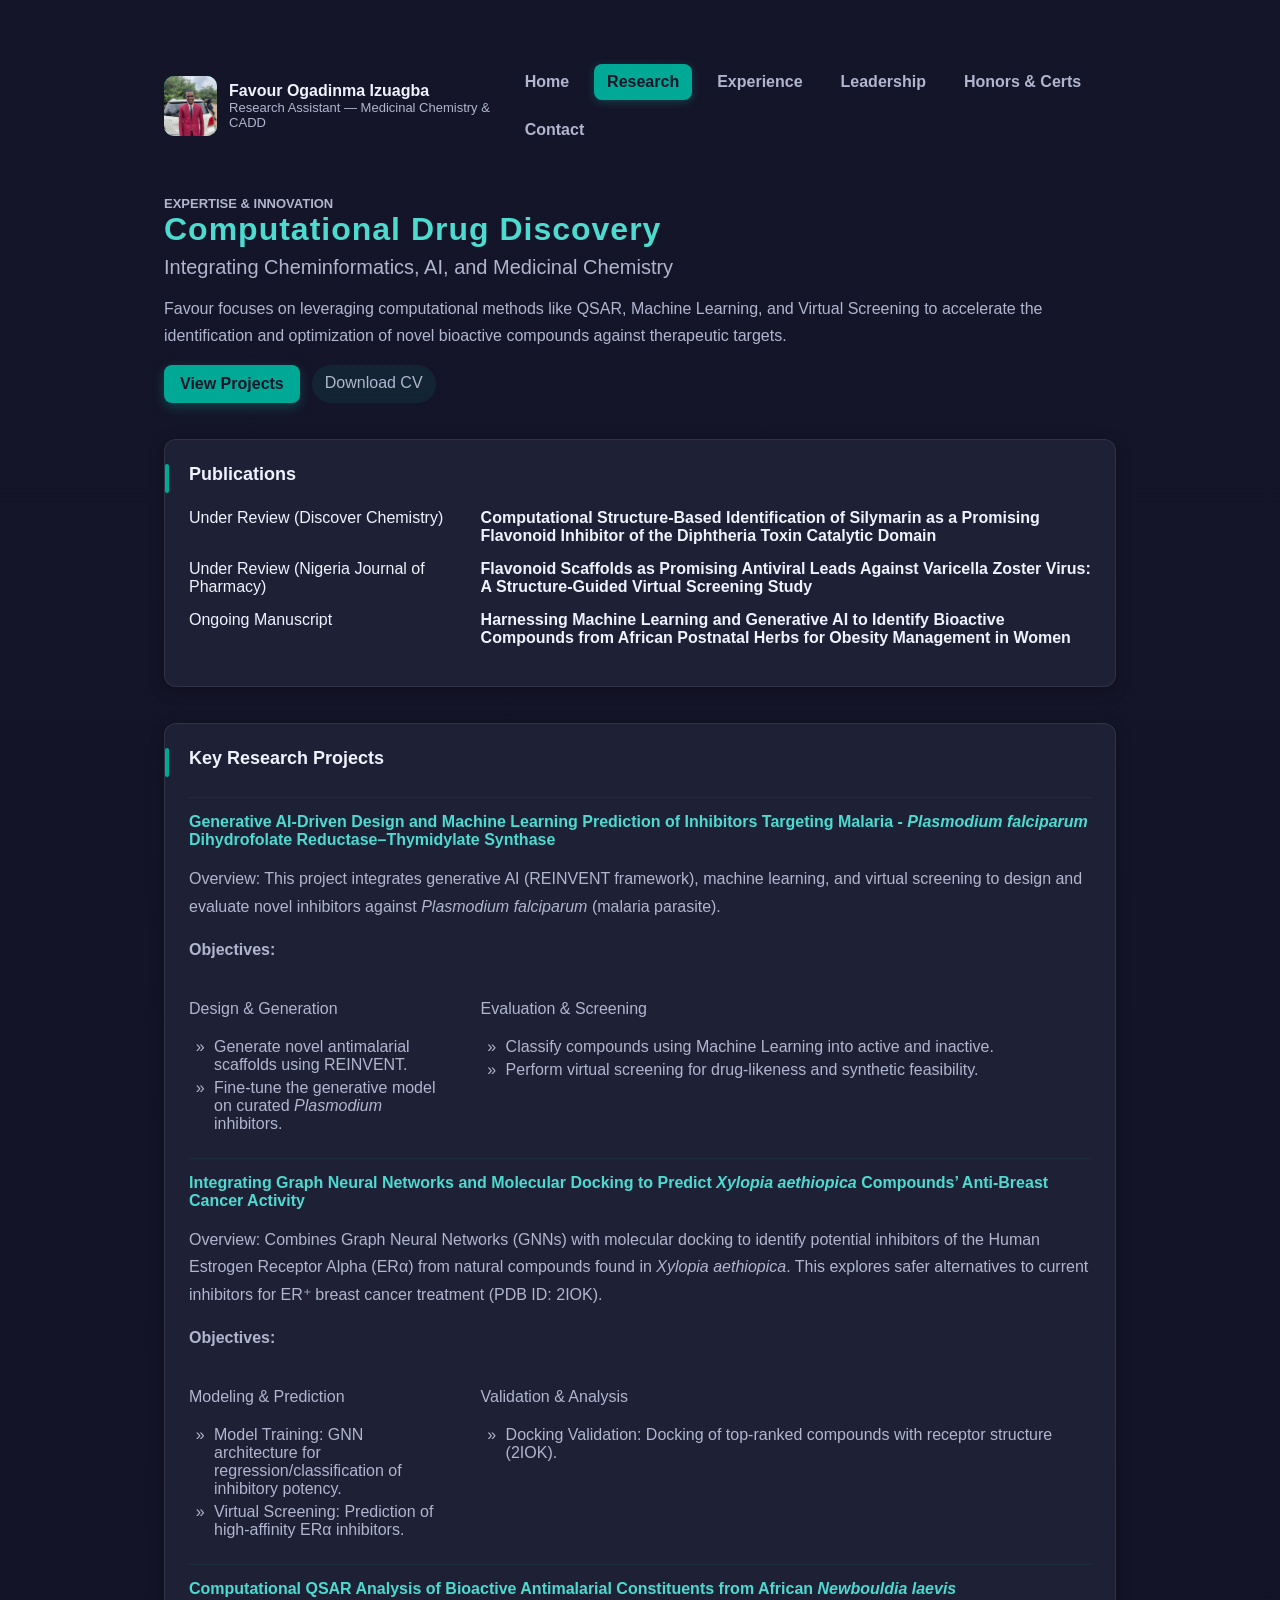
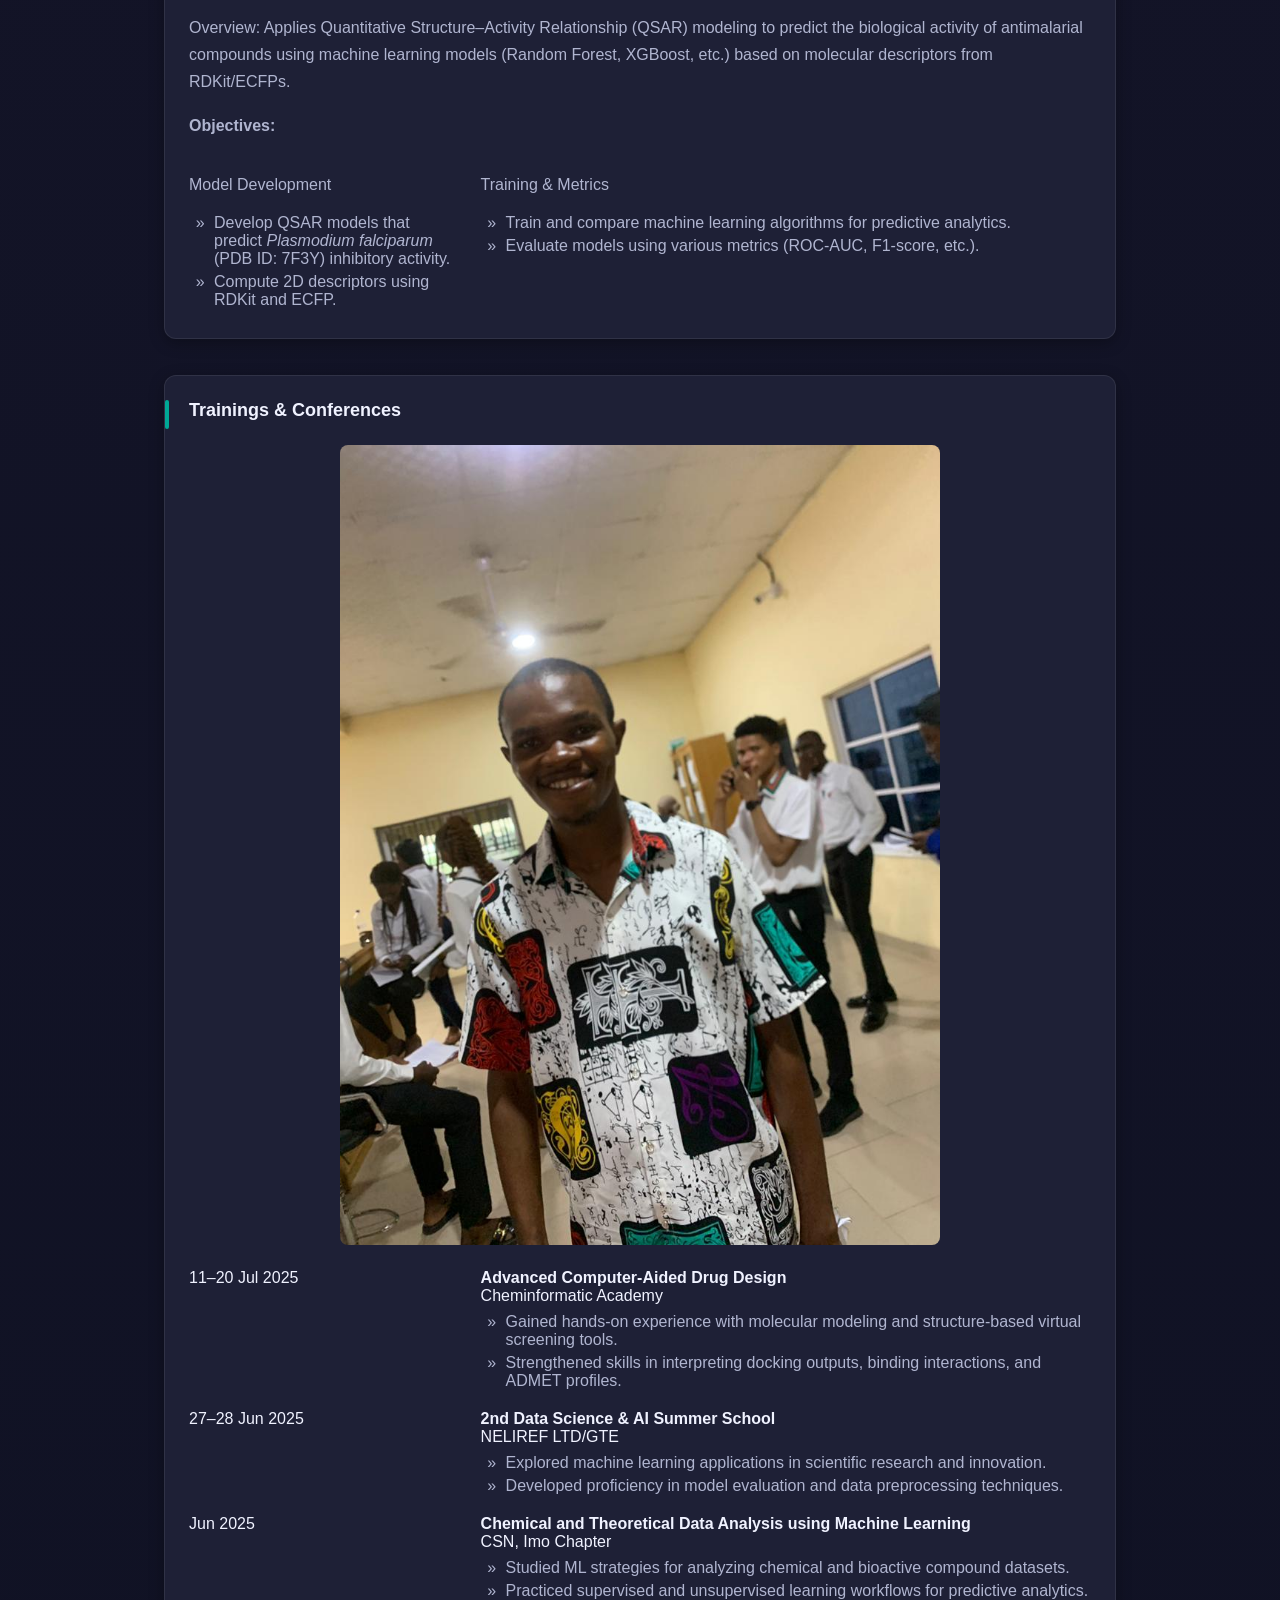
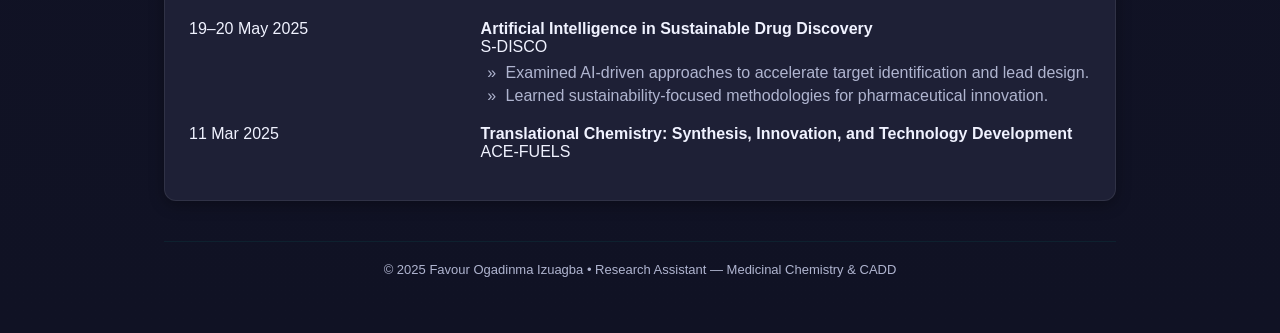
<file: research.html>
<!doctype html>
<html lang="en">
<head>
    <meta charset="utf-8" />
    <meta name="viewport" content="width=device-width, initial-scale=1" />
    <title>Favour Izuagba — Research & Publications</title>
    <meta name="description" content="Favour Izuagba's Research in Computational Drug Design, QSAR Modeling, and Cheminformatics." />
    <link rel="stylesheet" href="assets/styles/style.css" />
</head>
<body>
  <div class="container">
    <header>
      <div class="brand">
        <div class="logo"><img src="assets/images/favour.jpg" alt="Favour Ogadinma Izuagba Professional Photo"></div>
        <div>
          <div style="font-weight:800">Favour Ogadinma Izuagba</div>
          <div style="font-size:13px;color:var(--muted)">Research Assistant — Medicinal Chemistry & CADD</div>
        </div>
      </div>
      <nav id="mainNav" aria-label="Primary navigation">
        <a href="index.html">Home</a>
        <a href="research.html" class="active">Research</a>
        <a href="experience.html">Experience</a>
        <a href="leadership.html">Leadership</a>
        <a href="achievements.html">Honors & Certs</a>
        <a href="index.html#contact">Contact</a>
      </nav>
      <button class="mobile-toggle" id="menuBtn" aria-label="Toggle menu">☰</button>
    </header>

    <main>
      <section class="hero">
        <div class="hero-left">
          <div style="font-size:13px;color:var(--muted);font-weight:700">EXPERTISE & INNOVATION</div>
          <h1>Computational Drug Discovery</h1>
          <h2>Integrating Cheminformatics, AI, and Medicinal Chemistry</h2>
          <p class="muted">Favour focuses on leveraging computational methods like QSAR, Machine Learning, and Virtual Screening to accelerate the identification and optimization of novel bioactive compounds against therapeutic targets.</p>

          <div style="margin-top:16px;display:flex;gap:12px;flex-wrap:wrap">
            <a class="btn" href="#projects">View Projects</a>
            <a class="pill" href="Favour_Ogadinma_Izuagba_ Academic_[CV].pdf" target="_blank">Download CV</a>
          </div>
        </div>
      </section>

      <section id="publications" class="card">
        <h3>Publications</h3>
        <div class="main-content-grid" style="margin-bottom:15px;">
            <div class="muted">Under Review (Discover Chemistry)</div>
            <div>
                <strong>Computational Structure-Based Identification of Silymarin as a Promising Flavonoid Inhibitor of the Diphtheria Toxin Catalytic Domain</strong>
            </div>
        </div>
        <div class="main-content-grid" style="margin-bottom:15px;">
            <div class="muted">Under Review (Nigeria Journal of Pharmacy)</div>
            <div>
                <strong>Flavonoid Scaffolds as Promising Antiviral Leads Against Varicella Zoster Virus: A Structure-Guided Virtual Screening Study</strong>
            </div>
        </div>
        <div class="main-content-grid" style="margin-bottom:15px;">
            <div class="muted">Ongoing Manuscript</div>
            <div>
                <strong>Harnessing Machine Learning and Generative AI to Identify Bioactive Compounds from African Postnatal Herbs for Obesity Management in Women</strong>
            </div>
        </div>
      </section>
      
      <section id="projects" class="card">
        <h3>Key Research Projects</h3>
        
        <div style="margin-top:20px; border-top: 1px solid var(--glass); padding-top: 15px;">
          <h4>Generative AI-Driven Design and Machine Learning Prediction of Inhibitors Targeting Malaria - <em>Plasmodium falciparum</em> Dihydrofolate Reductase–Thymidylate Synthase</h4>
          <p class="muted">Overview: This project integrates generative AI (REINVENT framework), machine learning, and virtual screening to design and evaluate novel inhibitors against <em>Plasmodium falciparum</em> (malaria parasite).</p>
          <p><strong>Objectives:</strong></p>
          <div class="main-content-grid" style="margin-top:10px;">
              <div>
                  <p class="muted">Design & Generation</p>
                  <ul>
                    <li>Generate novel antimalarial scaffolds using REINVENT.</li>
                    <li>Fine-tune the generative model on curated <em>Plasmodium</em> inhibitors.</li>
                  </ul>
              </div>
              <div>
                  <p class="muted">Evaluation & Screening</p>
                  <ul>
                    <li>Classify compounds using Machine Learning into active and inactive.</li>
                    <li>Perform virtual screening for drug-likeness and synthetic feasibility.</li>
                  </ul>
              </div>
          </div>
        </div>

        <div style="margin-top:20px; border-top: 1px solid var(--glass); padding-top: 15px;">
          <h4>Integrating Graph Neural Networks and Molecular Docking to Predict <em>Xylopia aethiopica</em> Compounds’ Anti-Breast Cancer Activity</h4>
          <p class="muted">Overview: Combines Graph Neural Networks (GNNs) with molecular docking to identify potential inhibitors of the Human Estrogen Receptor Alpha (ERα) from natural compounds found in <em>Xylopia aethiopica</em>. This explores safer alternatives to current inhibitors for ER⁺ breast cancer treatment (PDB ID: 2IOK).</p>
          <p><strong>Objectives:</strong></p>
          <div class="main-content-grid" style="margin-top:10px;">
              <div>
                  <p class="muted">Modeling & Prediction</p>
                  <ul>
                    <li>Model Training: GNN architecture for regression/classification of inhibitory potency.</li>
                    <li>Virtual Screening: Prediction of high-affinity ERα inhibitors.</li>
                  </ul>
              </div>
              <div>
                  <p class="muted">Validation & Analysis</p>
                  <ul>
                    <li>Docking Validation: Docking of top-ranked compounds with receptor structure (2IOK).</li>
                  </ul>
              </div>
          </div>
        </div>

        <div style="margin-top:20px; border-top: 1px solid var(--glass); padding-top: 15px;">
          <h4>Computational QSAR Analysis of Bioactive Antimalarial Constituents from African <em>Newbouldia laevis</em></h4>
          <p class="muted">Overview: Applies Quantitative Structure–Activity Relationship (QSAR) modeling to predict the biological activity of antimalarial compounds using machine learning models (Random Forest, XGBoost, etc.) based on molecular descriptors from RDKit/ECFPs.</p>
          <p><strong>Objectives:</strong></p>
          <div class="main-content-grid" style="margin-top:10px;">
              <div>
                  <p class="muted">Model Development</p>
                  <ul>
                    <li>Develop QSAR models that predict <em>Plasmodium falciparum</em> (PDB ID: 7F3Y) inhibitory activity.</li>
                    <li>Compute 2D descriptors using RDKit and ECFP.</li>
                  </ul>
              </div>
              <div>
                  <p class="muted">Training & Metrics</p>
                  <ul>
                    <li>Train and compare machine learning algorithms for predictive analytics.</li>
                    <li>Evaluate models using various metrics (ROC-AUC, F1-score, etc.).</li>
                  </ul>
              </div>
          </div>
        </div>
      </section>

      <section id="trainings" class="card">
        <h3>Trainings & Conferences</h3>
        <div style="margin-top: 10px; margin-bottom: 20px; text-align: center;">
            <img src="assets/images/conferences/1.jpeg" alt="Favour attending a scientific conference or training" style="width: 100%; max-width: 600px; height: auto; border-radius: 8px;" />
            <!-- <p class="muted" style="margin-top: 8px; font-size: 14px;">(Placeholder: Replace 'conference_pose.jpg' with an image of Favour at a scientific event.)</p> -->
        </div>
        
        <div class="main-content-grid" style="margin-bottom:15px;">
            <div class="muted">11–20 Jul 2025</div>
            <div>
                <strong>Advanced Computer-Aided Drug Design</strong>
                <div class="muted">Cheminformatic Academy</div>
                <ul>
                    <li>Gained hands-on experience with molecular modeling and structure-based virtual screening tools.</li>
                    <li>Strengthened skills in interpreting docking outputs, binding interactions, and ADMET profiles.</li>
                </ul>
            </div>
        </div>
        
        <div class="main-content-grid" style="margin-bottom:15px;">
            <div class="muted">27–28 Jun 2025</div>
            <div>
                <strong>2nd Data Science & AI Summer School</strong>
                <div class="muted">NELIREF LTD/GTE</div>
                <ul>
                    <li>Explored machine learning applications in scientific research and innovation.</li>
                    <li>Developed proficiency in model evaluation and data preprocessing techniques.</li>
                </ul>
            </div>
        </div>
        
        <div class="main-content-grid" style="margin-bottom:15px;">
            <div class="muted">Jun 2025</div>
            <div>
                <strong>Chemical and Theoretical Data Analysis using Machine Learning</strong>
                <div class="muted">CSN, Imo Chapter</div>
                <ul>
                    <li>Studied ML strategies for analyzing chemical and bioactive compound datasets.</li>
                    <li>Practiced supervised and unsupervised learning workflows for predictive analytics.</li>
                </ul>
            </div>
        </div>
        
        <div class="main-content-grid" style="margin-bottom:15px;">
            <div class="muted">19–20 May 2025</div>
            <div>
                <strong>Artificial Intelligence in Sustainable Drug Discovery</strong>
                <div class="muted">S-DISCO</div>
                <ul>
                    <li>Examined AI-driven approaches to accelerate target identification and lead design.</li>
                    <li>Learned sustainability-focused methodologies for pharmaceutical innovation.</li>
                </ul>
            </div>
        </div>
        
        <div class="main-content-grid" style="margin-bottom:15px;">
            <div class="muted">11 Mar 2025</div>
            <div>
                <strong>Translational Chemistry: Synthesis, Innovation, and Technology Development</strong>
                <div class="muted">ACE-FUELS</div>
            </div>
        </div>

    </main>
    <button id="scrollToTopBtn" aria-label="Scroll to top of page" title="Go to top">
    ↑
    </button>
    <footer>
      © 2025 Favour Ogadinma Izuagba • Research Assistant — Medicinal Chemistry & CADD
    </footer>   
  </div>

  <script src="assets/js/script.js"></script>
</body>
</html>
</file>
<file: assets/styles/style.css>
:root {
  /* Dark Theme - Medicinal Chemistry Palette */
  --bg: #151529;             /* Very Deep Violet-Blue (Warmer than Midnight Blue) */
  --card: #1E2036;           /* Slightly Lighter Card Background */
  --muted: #B0B5D0;          /* Light Gray/Lavender for Muted Text */
  --text: #F0F2FF;           /* Near-White Text */
  --accent: #00A896;         /* Primary Accent: Deep Teal/Emerald Green (Chemical Vitality) */
  --accent-light: #4DDACF;   /* Lighter accent for highlights and text */
  --shadow-color: rgba(0, 168, 150, 0.3); /* Accent-based shadow for depth */
  --glass: rgba(0, 168, 150, 0.1); /* Glass effect using accent color */
  --maxw: 1000px;
}

/* Base Styles */
* {
  box-sizing: border-box;
}

body {
  font-family: 'Inter', 'Segoe UI', Roboto, 'Helvetica Neue', Arial, sans-serif;
  margin: 0;
  background: linear-gradient(180deg, var(--bg) 0%, #101224 100%); 
  color: var(--text); 
  -webkit-font-smoothing: antialiased;
}

a {
  color: inherit;
  text-decoration: none;
  transition: color 0.3s, background 0.3s;
}

.container {
  max-width: var(--maxw);
  margin: 32px auto;
  padding: 24px;
}

/* Header & Navigation */
header {
  display: flex;
  align-items: center;
  justify-content: space-between;
  gap: 16px;
  padding: 8px 0;
}

.brand {
  display: flex;
  align-items: center;
  gap: 12px;
}

.logo {
  width: 60px;
  height: 60px;
  border-radius: 10px;
  background: linear-gradient(135deg, var(--accent), var(--accent-light));
  display: flex;
  align-items: center;
  justify-content: center;
  font-weight: 700;
}

.logo img {
  width: 100%;
  height: 100%;
  object-fit: cover;
  border-radius: 10px;
}

nav {
  display: flex;
  gap: 12px;
  flex-wrap: wrap;
}

nav a {
  padding: 8px 12px;
  border-radius: 8px;
  color: var(--muted);
  font-weight: 600;
  border: 1px solid transparent;
}

nav a:hover {
  background: var(--glass);
  color: var(--text);
  border-color: var(--accent);
}

/* Active Status for Nav */
nav a.active {
    background: var(--accent); 
    color: var(--bg);         
    font-weight: 700;
    box-shadow: 0 2px 8px var(--shadow-color);
}


/* Hero Section (Updated Structure) */
.hero {
  /* Using Flexbox or a simple grid for a cleaner top section */
  display: flex;
  justify-content: space-between;
  align-items: flex-start;
  gap: 30px;
  margin-top: 40px; 
}

.hero-left {
    flex-grow: 1; /* Allows the main text block to grow */
}

/* Contact Card (Moved to sit next to the main hero text, but below on mobile) */
aside {
    flex-shrink: 0;
    width: 320px; /* Fixed width for the contact card */
}

.hero-left h1 {
  margin: 0;
  font-size: 32px;
  letter-spacing: 1px;
  color: var(--accent-light);
}

.hero-left h2 {
  margin: 8px 0 16px;
  font-size: 20px;
  color: var(--muted);
  font-weight: 500;
}

.contact-card {
  padding: 20px;
  border-radius: 12px;
  border: 1px solid rgba(255, 255, 255, 0.1);
  box-shadow: 0 4px 15px rgba(0, 0, 0, 0.4);
}

.contact-card img {
  width: 100%;
  height: 180px;
  object-fit: cover;
  border-radius: 8px;
  margin-bottom: 12px;
  border: 2px solid var(--accent);
}

.contact-row {
  display: flex;
  align-items: center;
  gap: 8px;
  font-size: 14px;
  color: var(--muted);
}

/* Buttons */
.btn {
  display: inline-block;
  padding: 10px 16px;
  border-radius: 8px;
  background: var(--accent);
  color: var(--bg);
  font-weight: 700;
  border: none;
  cursor: pointer;
  box-shadow: 0 4px 12px var(--shadow-color);
  transition: transform 0.2s, box-shadow 0.2s;
}

.btn:hover {
    transform: translateY(-2px);
    box-shadow: 0 6px 15px var(--shadow-color);
    background: var(--accent-light);
}

/* Sections & Cards (CORE LAYOUT CHANGE) */
section {
  margin-top: 36px;
}

.card {
  background: var(--card);
  padding: 24px;
  border-radius: 12px;
  border: 1px solid rgba(255, 255, 255, 0.08);
  box-shadow: 0 4px 15px rgba(0, 0, 0, 0.3);
}

/* New Asymmetrical Grid for Content Sections */
.main-content-grid {
    display: grid;
    /* 30% width for the side column (e.g., dates/titles) and 70% for the detail/description */
    grid-template-columns: 0.3fr 0.7fr; 
    gap: 30px;
}


/* Styling for Headings (Added vertical accent line) */
h3 {
  margin: 0 0 16px;
  font-size: 18px;
  padding-bottom: 8px;
  /* Removed border-bottom for a different look */
  position: relative; 
}

h3::before {
    content: '';
    position: absolute;
    left: -24px; /* Move accent line outside the padding */
    top: 0;
    bottom: 0;
    width: 4px;
    background: var(--accent);
    border-radius: 2px;
}

/* Standard two-column grid (used for skills, awards, etc.) */
.grid-2 {
  display: grid;
  grid-template-columns: 1fr 1fr;
  gap: 24px;
}

h4 {
    color: var(--accent-light);
    margin-top: 0;
    margin-bottom: 8px;
    font-weight: 600;
}

p {
  color: var(--muted);
  line-height: 1.7;
}

ul {
  margin: 8px 0 0;
  padding-left: 20px;
  color: var(--muted);
  list-style-type: '» ';
}

ul li {
    padding-left: 5px;
    margin-bottom: 5px;
}

/* Forms, Footer, Pills (unchanged) */
#contactForm input, #contactForm textarea {
    border: 1px solid var(--glass);
    background: var(--bg);
    color: var(--text);
    padding: 12px;
    border-radius: 6px;
    transition: border-color 0.3s;
}

#contactForm input:focus, #contactForm textarea:focus {
    outline: none;
    border-color: var(--accent);
}

footer {
  margin-top: 40px;
  padding-top: 20px;
  border-top: 1px solid var(--glass);
  color: var(--muted);
  font-size: 13px;
  text-align: center;
}

.pill {
  display: inline-block;
  padding: 8px 12px;
  border-radius: 999px;
  background: var(--glass); 
  font-weight: 500;
  color: var(--muted);
  border: 1px solid transparent;
  transition: background 0.3s, color 0.3s, border-color 0.3s;
}

.pill:hover {
    background: var(--accent);
    color: var(--bg);
    border-color: var(--accent);
}

/* Responsive (Mobile Layout Adaptation) */

/* Mobile Navigation (unchanged) */
.mobile-toggle {
  background: var(--accent);
  color: var(--bg);
  border: none;
  padding: 8px 12px;
  border-radius: 6px;
  cursor: pointer;
  font-size: 18px;
}

@media (max-width: 880px) {
    /* Stack Hero section */
    .hero {
        flex-direction: column;
        align-items: stretch;
    }
    
    aside {
        width: 100%; /* Full width for contact card on mobile */
        order: -1; /* Place the contact card above the hero text for quick access */
    }
    
    /* Stack main content grid for single column readability */
    .main-content-grid {
        grid-template-columns: 1fr; 
        gap: 15px; /* Reduce gap on mobile */
    }

    .grid-2 {
        grid-template-columns: 1fr;
    }

    /* Adjust accent line position for mobile stacking */
    h3::before {
        left: -12px;
    }
    
    /* Mobile nav styles (unchanged) */
    nav#mainNav {
        display: none; 
        position: absolute;
        top: 80px; 
        left: 0;
        right: 0;
        background: var(--card); 
        flex-direction: column;
        padding: 16px 24px;
        z-index: 10;
        border-radius: 0;
        border-bottom: 1px solid rgba(255, 255, 255, 0.08);
        box-shadow: 0 4px 10px rgba(0, 0, 0, 0.5);
    }
    
    nav#mainNav.nav-open {
        display: flex; 
    }
    
    .mobile-toggle {
        display: inline-block;
    }
}

@media (min-width: 881px) {
    .mobile-toggle {
        display: none;
    }
}


/* --- Responsive Certificate Gallery Fix --- */

/* 1. Ensure the image container is flexible and controls overflow horizontally */
#certifications .card {
    padding: 18px; 
    overflow-x: hidden; 
}

/* 2. Target the main gallery grid structure */
#certifications .card > div {
    display: grid; 
    grid-template-columns: repeat(auto-fit, minmax(280px, 1fr)); 
    gap: 20px; 
    margin-top: 20px;
}

/* 3. Ensure the image inside the wrapper is fully responsive and bounded */
#certifications img {
    max-width: 100%; 
    height: auto; 
    display: block; 
    border-radius: 4px; 
}
/* --- CAROUSEL STYLING for Experience Page --- */

.carousel-container {
    position: relative;
    overflow: hidden; /* Hides images not currently in view */
    margin: 20px auto 30px;
    max-width: 600px; /* Limits the max size, matching the previous single image */
    border-radius: 12px;
    box-shadow: 0 4px 15px rgba(0, 0, 0, 0.4);
}

.carousel-track {
    display: flex;
    transition: transform 0.5s ease-in-out; /* Smooth transition when sliding */
    width: 100%; /* Ensures the track fills the container */
}

.carousel-slide {
    min-width: 100%; /* Ensures each slide takes up the full width of the view */
    box-sizing: border-box;
    text-align: center;
}

.carousel-slide img {
    width: 100%;
    height: auto;
    display: block;
    object-fit: cover;
    border-radius: 0; /* Remove rounded corners inside the container, which has the main border-radius */
}

.carousel-caption {
    font-size: 13px;
    padding: 10px;
    margin: 0;
    background: var(--card);
    border-top: 1px solid var(--glass);
}

/* Controls (Buttons) */
.carousel-control {
    position: absolute;
    top: 50%;
    transform: translateY(-50%);
    background: rgba(0, 0, 0, 0.5);
    color: white;
    border: none;
    padding: 10px 15px;
    cursor: pointer;
    z-index: 5;
    font-size: 24px;
    transition: background 0.3s;
    border-radius: 4px;
}

.carousel-control:hover {
    background: var(--accent);
}

.carousel-control.prev {
    left: 10px;
}

.carousel-control.next {
    right: 10px;
}

/* Dots Navigation */
.carousel-dots {
    position: absolute;
    bottom: 10px;
    left: 50%;
    transform: translateX(-50%);
    display: flex;
    gap: 8px;
    z-index: 5;
}

.carousel-dots .dot {
    width: 10px;
    height: 10px;
    background: rgba(255, 255, 255, 0.4);
    border-radius: 50%;
    cursor: pointer;
    transition: background 0.3s;
}

.carousel-dots .dot.active {
    background: var(--accent);
}
/* 4. Optimize for very narrow viewports (e.g., small mobile screens) */
@media (max-width: 480px) {
    #certifications .card > div {
        grid-template-columns: 1fr; 
    }
    
    #certifications .card {
        padding: 12px;
    }
}

/* --- Go to Top Button Styling --- */
#scrollToTopBtn {
    display: none; /* Hidden by default, shown by JavaScript */
    position: fixed;
    bottom: 25px;
    right: 25px;
    z-index: 100; /* Ensure it floats above other content */
    padding: 12px 18px;
    background-color: var(--accent); /* Uses your deep teal accent color */
    color: var(--bg); /* Dark text for contrast */
    border: none;
    border-radius: 8px; /* Matches button styling */
    font-size: 20px;
    font-weight: 700;
    cursor: pointer;
    opacity: 0.9;
    transition: opacity 0.3s, transform 0.3s;
    box-shadow: 0 4px 12px var(--shadow-color);
}

#scrollToTopBtn:hover {
    opacity: 1;
    transform: scale(1.05);
}
</file>
